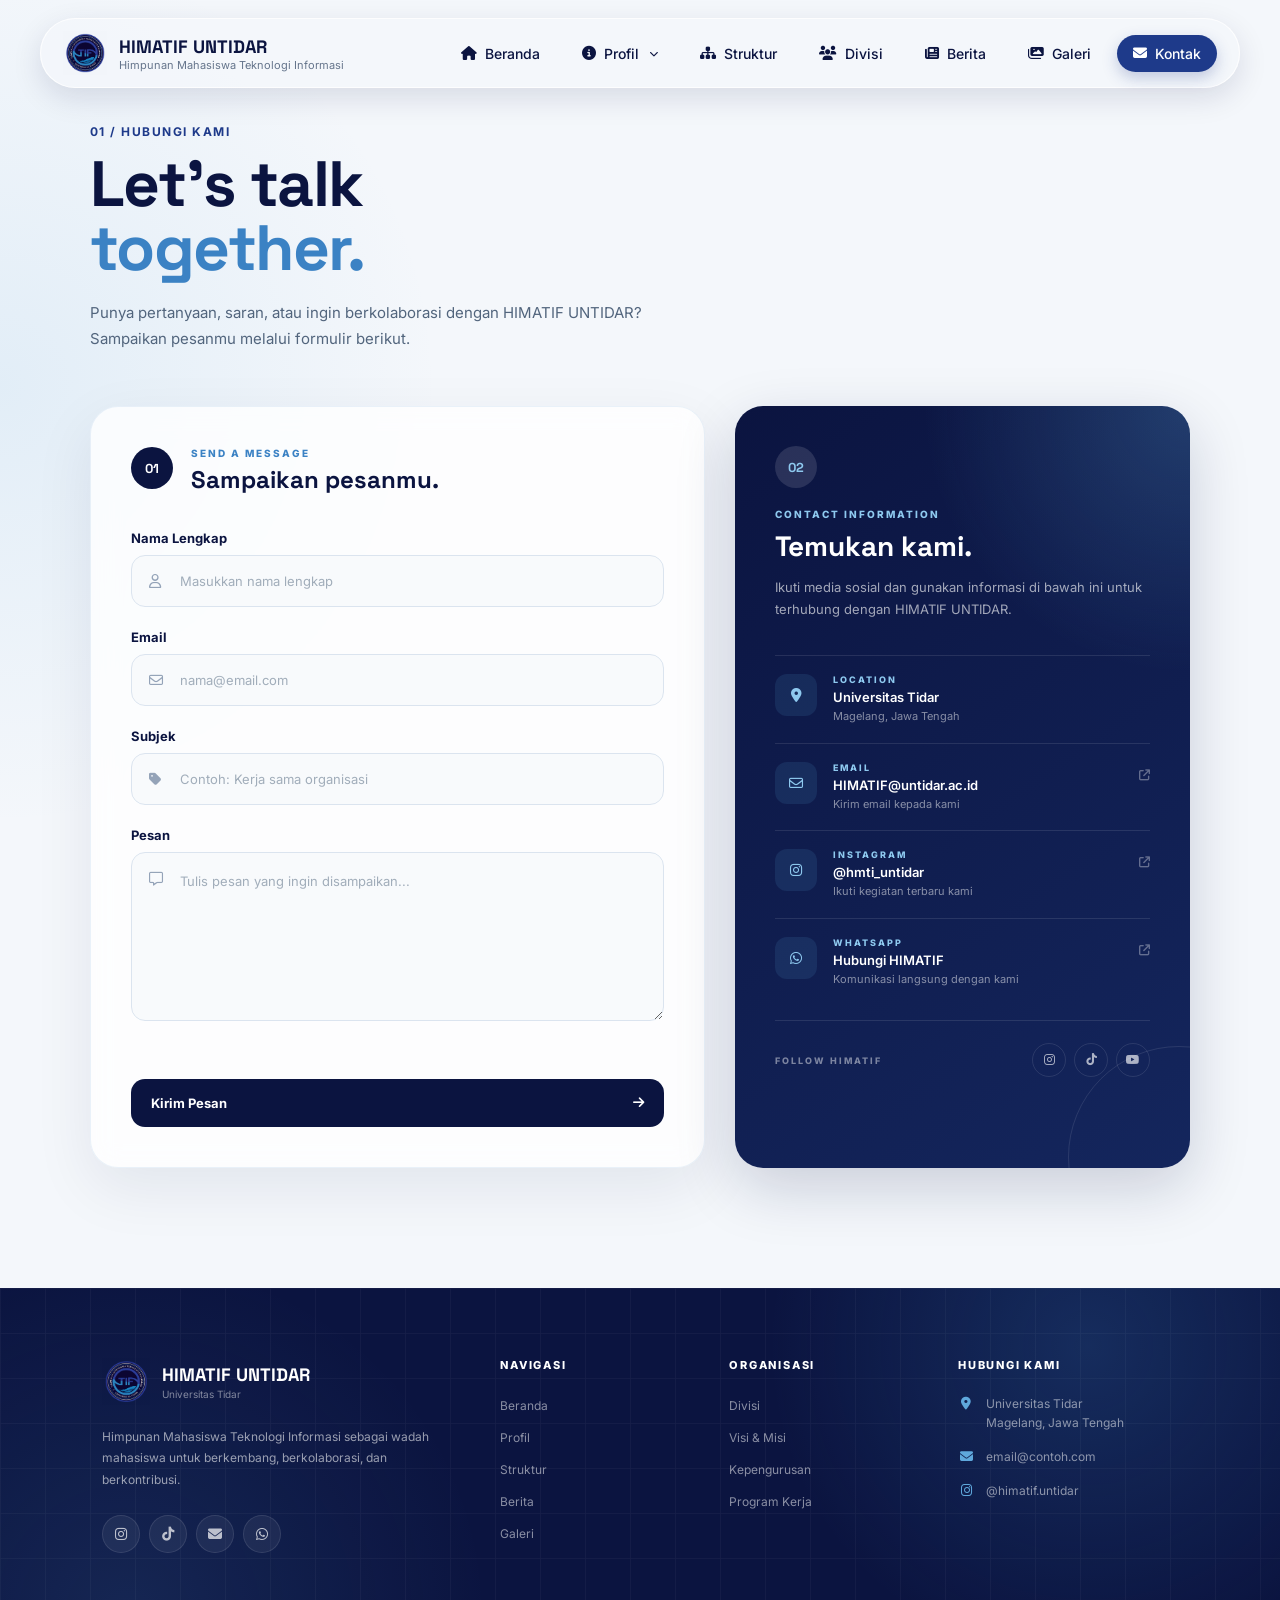
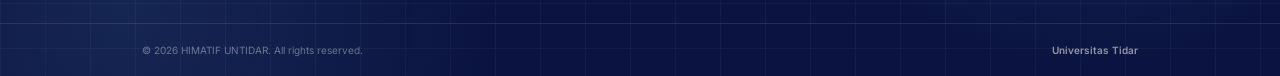
<file: kontak.html>
<!doctype html>
<html lang="id">
  <head>
    <meta charset="UTF-8" />
    <meta name="viewport" content="width=device-width, initial-scale=1.0" />

    <title>Kontak | HIMATIF UNTIDAR</title>

    <!-- Google Fonts -->
    <link rel="preconnect" href="https://fonts.googleapis.com" />
    <link rel="preconnect" href="https://fonts.gstatic.com" crossorigin />
    <link
      rel="shortcut icon"
      href="assets/14. LOGO HIMATIF.png"
      type="image/x-icon"
    />

    <link
      href="https://fonts.googleapis.com/css2?family=Inter:wght@400;500;600;700&family=Space+Grotesk:wght@400;500;600;700&display=swap"
      rel="stylesheet"
    />

    <!-- Font Awesome -->
    <link
      rel="stylesheet"
      href="https://cdnjs.cloudflare.com/ajax/libs/font-awesome/6.7.0/css/all.min.css"
    />

    <!-- CSS -->
    <link rel="stylesheet" href="css/style.css" />
  </head>

  <body>
    <!-- ==========================================
         NAVBAR
    =========================================== -->

    <header id="navbar">
      <nav class="dock">
        <!-- LOGO -->
        <a href="index.html" class="logo">
          <img src="assets/14. LOGO HIMATIF.png" alt="Logo HMTI UNTIDAR" />

          <div>
            <h3>HIMATIF UNTIDAR</h3>
            <span>Himpunan Mahasiswa Teknologi Informasi</span>
          </div>
        </a>

        <!-- NAVIGATION -->
        <ul class="nav-menu">
          <li>
            <a href="index.html" class="nav-link">
              <i class="fa-solid fa-house"></i>
              <span>Beranda</span>
            </a>
          </li>

          <!-- PROFIL -->
          <li class="nav-dropdown">
            <a href="#" class="nav-link">
              <i class="fa-solid fa-circle-info"></i>
              <span>Profil</span>
              <i class="fa-solid fa-chevron-down dropdown-icon"></i>
            </a>

            <ul class="dropdown-menu">
              <li>
                <a href="index.html#tentang"> Tentang HIMATIF </a>
              </li>

              <li>
                <a href="#" id="visionMissionNav"> Visi & Misi </a>
              </li>
            </ul>
          </li>

          <!-- STRUKTUR -->
          <li>
            <a href="index.html#struktur" class="nav-link">
              <i class="fa-solid fa-sitemap"></i>
              <span>Struktur</span>
            </a>
          </li>

          <!-- DIVISI -->
          <li>
            <a href="divisi.html" class="nav-link">
              <i class="fa-solid fa-users"></i>
              <span>Divisi</span>
            </a>
          </li>

          <!-- BERITA -->
          <li>
            <a href="index.html#berita" class="nav-link">
              <i class="fa-solid fa-newspaper"></i>
              <span>Berita</span>
            </a>
          </li>

          <!-- GALERI -->
          <li>
            <a href="index.html#galeri" class="nav-link">
              <i class="fa-solid fa-images"></i>
              <span>Galeri</span>
            </a>
          </li>

          <!-- KONTAK -->
          <li>
            <a href="kontak.html" class="nav-link active">
              <i class="fa-solid fa-envelope"></i>
              <span>Kontak</span>
            </a>
          </li>
        </ul>

        <!-- HAMBURGER -->
        <button
          type="button"
          class="hamburger"
          id="hamburger"
          aria-label="Buka menu"
        >
          <i class="fa-solid fa-bars"></i>
        </button>
      </nav>
    </header>

    <!-- ==========================================
         CONTACT HERO
    =========================================== -->

    <main>
      <!-- ==========================================
             CONTACT SECTION
        =========================================== -->

      <section class="contact-section">
        <div class="contact-container">
          <!-- HEADING -->

          <div class="section-heading contact-heading reveal">
            <span class="section-number"> 01 / HUBUNGI KAMI </span>

            <h2>
              Let's talk
              <span>together.</span>
            </h2>

            <p>
              Punya pertanyaan, saran, atau ingin berkolaborasi dengan HIMATIF
              UNTIDAR? Sampaikan pesanmu melalui formulir berikut.
            </p>
          </div>

          <!-- CONTACT WRAPPER -->

          <div class="contact-wrapper">
            <!-- ==================================
                         FORM
                    =================================== -->

            <div class="contact-form-card reveal-left">
              <div class="contact-card-heading">
                <span class="contact-card-number"> 01 </span>

                <div>
                  <span class="contact-card-label"> SEND A MESSAGE </span>

                  <h3>Sampaikan pesanmu.</h3>
                </div>
              </div>

              <form id="contactForm">
                <!-- NAMA -->

                <div class="form-group">
                  <label for="contactName"> Nama Lengkap </label>

                  <div class="input-wrapper">
                    <i class="fa-regular fa-user"></i>

                    <input
                      type="text"
                      id="contactName"
                      name="name"
                      placeholder="Masukkan nama lengkap"
                      autocomplete="name"
                      required
                    />
                  </div>

                  <small class="form-error" id="nameError"></small>
                </div>

                <!-- EMAIL -->

                <div class="form-group">
                  <label for="contactEmail"> Email </label>

                  <div class="input-wrapper">
                    <i class="fa-regular fa-envelope"></i>

                    <input
                      type="email"
                      id="contactEmail"
                      name="email"
                      placeholder="nama@email.com"
                      autocomplete="email"
                      required
                    />
                  </div>

                  <small class="form-error" id="emailError"></small>
                </div>

                <!-- SUBJEK -->

                <div class="form-group">
                  <label for="contactSubject"> Subjek </label>

                  <div class="input-wrapper">
                    <i class="fa-solid fa-tag"></i>

                    <input
                      type="text"
                      id="contactSubject"
                      name="subject"
                      placeholder="Contoh: Kerja sama organisasi"
                      required
                    />
                  </div>

                  <small class="form-error" id="subjectError"></small>
                </div>

                <!-- PESAN -->

                <div class="form-group">
                  <label for="contactMessage"> Pesan </label>

                  <div class="textarea-wrapper">
                    <i class="fa-regular fa-message"></i>

                    <textarea
                      id="contactMessage"
                      name="message"
                      rows="6"
                      placeholder="Tulis pesan yang ingin disampaikan..."
                      required
                    ></textarea>
                  </div>

                  <small class="form-error" id="messageError"></small>
                </div>

                <!-- STATUS -->

                <div class="form-status" id="formStatus"></div>

                <!-- BUTTON -->

                <button type="submit" class="contact-submit">
                  <span> Kirim Pesan </span>

                  <i class="fa-solid fa-arrow-right"></i>
                </button>
              </form>
            </div>

            <!-- ==================================
                         CONTACT INFORMATION
                    =================================== -->

            <aside class="contact-info-card reveal-right">
              <div class="contact-info-top">
                <span class="contact-card-number"> 02 </span>

                <span class="contact-card-label"> CONTACT INFORMATION </span>

                <h3>Temukan kami.</h3>

                <p>
                  Ikuti media sosial dan gunakan informasi di bawah ini untuk
                  terhubung dengan HIMATIF UNTIDAR.
                </p>
              </div>

              <!-- LOCATION -->

              <div class="contact-info-item">
                <div class="contact-info-icon">
                  <i class="fa-solid fa-location-dot"></i>
                </div>

                <div>
                  <span> LOCATION </span>

                  <h4>Universitas Tidar</h4>

                  <p>Magelang, Jawa Tengah</p>
                </div>
              </div>

              <!-- EMAIL -->

              <a
                href="mailto:hmti@untidar.ac.id"
                class="contact-info-item contact-info-link"
              >
                <div class="contact-info-icon">
                  <i class="fa-regular fa-envelope"></i>
                </div>

                <div>
                  <span> EMAIL </span>

                  <h4>HIMATIF@untidar.ac.id</h4>

                  <p>Kirim email kepada kami</p>
                </div>

                <i
                  class="fa-solid fa-arrow-up-right-from-square contact-external"
                ></i>
              </a>

              <!-- INSTAGRAM -->

              <a
                href="#"
                class="contact-info-item contact-info-link"
                target="_blank"
                rel="noopener noreferrer"
              >
                <div class="contact-info-icon">
                  <i class="fa-brands fa-instagram"></i>
                </div>

                <div>
                  <span> INSTAGRAM </span>

                  <h4>@hmti_untidar</h4>

                  <p>Ikuti kegiatan terbaru kami</p>
                </div>

                <i
                  class="fa-solid fa-arrow-up-right-from-square contact-external"
                ></i>
              </a>

              <!-- WHATSAPP -->

              <a
                href="#"
                class="contact-info-item contact-info-link"
                target="_blank"
                rel="noopener noreferrer"
              >
                <div class="contact-info-icon">
                  <i class="fa-brands fa-whatsapp"></i>
                </div>

                <div>
                  <span> WHATSAPP </span>

                  <h4>Hubungi HIMATIF</h4>

                  <p>Komunikasi langsung dengan kami</p>
                </div>

                <i
                  class="fa-solid fa-arrow-up-right-from-square contact-external"
                ></i>
              </a>

              <!-- SOCIAL -->

              <div class="contact-social">
                <span> FOLLOW HIMATIF </span>

                <div class="contact-social-links">
                  <a href="#" aria-label="Instagram">
                    <i class="fa-brands fa-instagram"></i>
                  </a>

                  <a href="#" aria-label="TikTok">
                    <i class="fa-brands fa-tiktok"></i>
                  </a>

                  <a href="#" aria-label="YouTube">
                    <i class="fa-brands fa-youtube"></i>
                  </a>
                </div>
              </div>
            </aside>
          </div>
        </div>
      </section>
    </main>

    <!-- ==========================================
         FOOTER
    =========================================== -->

    <footer class="site-footer">
      <!-- =================================================
         FOOTER MAIN
    ================================================= -->

      <div class="footer-main">
        <div class="footer-container">
          <!-- =================================================
                 BRAND
            ================================================= -->

          <div class="footer-brand">
            <a href="#beranda" class="footer-logo">
              <img src="assets/14. LOGO HIMATIF.png" alt="Logo HMTI UNTIDAR" />

              <div>
                <h3>HIMATIF UNTIDAR</h3>

                <span> Universitas Tidar </span>
              </div>
            </a>

            <p class="footer-description">
              Himpunan Mahasiswa Teknologi Informasi sebagai wadah mahasiswa
              untuk berkembang, berkolaborasi, dan berkontribusi.
            </p>

            <!-- SOCIAL MEDIA -->

            <div class="footer-social">
              <a href="#" target="_blank" aria-label="Instagram HMTI">
                <i class="fa-brands fa-instagram"></i>
              </a>

              <a href="#" target="_blank" aria-label="TikTok HMTI">
                <i class="fa-brands fa-tiktok"></i>
              </a>

              <a href="#" target="_blank" aria-label="Email HMTI">
                <i class="fa-solid fa-envelope"></i>
              </a>

              <a href="#" target="_blank" aria-label="WhatsApp HMTI">
                <i class="fa-brands fa-whatsapp"></i>
              </a>
            </div>
          </div>

          <!-- =================================================
                 NAVIGASI
            ================================================= -->

          <div class="footer-column">
            <h4>NAVIGASI</h4>

            <ul>
              <li>
                <a href="#beranda"> Beranda </a>
              </li>

              <li>
                <a href="#tentang"> Profil </a>
              </li>

              <li>
                <a href="#struktur"> Struktur </a>
              </li>

              <li>
                <a href="#berita"> Berita </a>
              </li>

              <li>
                <a href="#galeri"> Galeri </a>
              </li>
            </ul>
          </div>

          <!-- =================================================
                 ORGANISASI
            ================================================= -->

          <div class="footer-column">
            <h4>ORGANISASI</h4>

            <ul>
              <li>
                <a href="divisi.html"> Divisi </a>
              </li>

              <li>
                <a href="#" id="footerVisionMission"> Visi &amp; Misi </a>
              </li>

              <li>
                <a href="#struktur"> Kepengurusan </a>
              </li>

              <li>
                <a href="#berita"> Program Kerja </a>
              </li>
            </ul>
          </div>

          <!-- =================================================
                 KONTAK
            ================================================= -->

          <div class="footer-column footer-contact">
            <h4>HUBUNGI KAMI</h4>

            <div class="footer-contact-item">
              <i class="fa-solid fa-location-dot"></i>

              <span>
                Universitas Tidar<br />
                Magelang, Jawa Tengah
              </span>
            </div>

            <div class="footer-contact-item">
              <i class="fa-solid fa-envelope"></i>

              <a href="mailto:email@contoh.com"> email@contoh.com </a>
            </div>

            <div class="footer-contact-item">
              <i class="fa-brands fa-instagram"></i>

              <a href="#" target="_blank"> @himatif.untidar </a>
            </div>
          </div>
        </div>
      </div>

      <!-- ==========================================
                  VISI & MISI MODAL
            ========================================== -->

      <div class="vision-modal" id="visionModal">
        <div class="vision-modal-overlay"></div>

        <div class="vision-modal-content">
          <button
            type="button"
            class="vision-modal-close"
            id="visionModalClose"
            aria-label="Tutup Visi dan Misi"
          >
            <i class="fa-solid fa-xmark"></i>
          </button>

          <div class="vision-modal-header">
            <span>HIMATIF UNTIDAR</span>

            <h2>Visi &amp; Misi</h2>

            <p>
              Visi dan misi Himpunan Mahasiswa Teknologi Informasi Universitas
              Tidar.
            </p>
          </div>

          <div class="vision-modal-images">
            <div class="vision-image">
              <span>VISI</span>

              <img src="assets/12. VISI HIMATIF.png" alt="Misi HMTI UNTIDAR" />
            </div>

            <div class="vision-image">
              <span>MISI</span>

              <img src="assets/13. MISI HIMATIF.png" alt="Visi HMTI UNTIDAR" />
            </div>
          </div>
        </div>
      </div>

      <!-- =================================================
         FOOTER BOTTOM
    ================================================= -->

      <div class="footer-bottom">
        <div class="footer-bottom-container">
          <p>
            &copy;
            <span id="footerYear"></span>
            HIMATIF UNTIDAR. All rights reserved.
          </p>

          <span class="footer-university"> Universitas Tidar </span>
        </div>
      </div>
    </footer>

    <!-- JAVASCRIPT -->
    <script src="js/script.js"></script>
  </body>
</html>
</file>
<file: css/style.css>
/* =====================================================
   HMTI UNTIDAR
   Profile Website
   Author : Hafidz
   File   : style.css
===================================================== */

/* =====================================================
   1. RESET
===================================================== */

* {
  margin: 0;
  padding: 0;
  box-sizing: border-box;
}

html {
  scroll-behavior: smooth;
}

body {
  min-height: 100vh;

  font-family: var(--font-body);
  color: var(--navy);

  background: var(--background);
}

body.modal-open {
  overflow: hidden;
}

/* =====================================================
   2. ROOT / DESIGN SYSTEM
===================================================== */

:root {
  /* ---------- Brand Colors ---------- */

  --navy: #0b1440;
  --blue-dark: #1e3a8a;
  --blue: #3b82c4;
  --blue-light: #5fa8dc;

  /* ---------- Neutral Colors ---------- */

  --white: #ffffff;
  --background: #f4f7fb;
  --gray: #64748b;

  /* ---------- Glass Effect ---------- */

  --glass: rgba(244, 247, 251, 0.72);
  --glass-border: rgba(255, 255, 255, 0.8);

  /* ---------- Shadow ---------- */

  --shadow-sm: 0 4px 12px rgba(11, 20, 64, 0.08);
  --shadow-md: 0 10px 30px rgba(11, 20, 64, 0.12);
  --shadow-lg: 0 15px 40px rgba(11, 20, 64, 0.16);

  /* ---------- Border Radius ---------- */

  --radius-sm: 10px;
  --radius-md: 20px;
  --radius-lg: 30px;
  --radius-full: 999px;

  /* ---------- Typography ---------- */

  --font-heading: "Space Grotesk", sans-serif;
  --font-body: "Inter", sans-serif;

  /* ---------- Transition ---------- */

  --transition-fast: 0.2s ease;
  --transition: 0.3s ease;
  --transition-slow: 0.5s ease;
}

/* =====================================================
   3. GLOBAL TYPOGRAPHY
===================================================== */

h1,
h2,
h3,
h4,
h5,
h6 {
  font-family: var(--font-heading);
}

a {
  text-decoration: none;
}

button,
a {
  -webkit-tap-highlight-color: transparent;
}
/* =====================================================
   4. HERO SECTION
===================================================== */

.hero {
  position: relative;

  min-height: 100vh;

  display: grid;
  grid-template-columns: 1.1fr 0.9fr;
  align-items: center;

  gap: 40px;

  padding: 140px 8% 160px;

  overflow: hidden;

  color: var(--white);

  background:
    radial-gradient(
      circle at 15% 25%,
      rgba(95, 168, 220, 0.3),
      transparent 32%
    ),
    radial-gradient(
      circle at 85% 30%,
      rgba(59, 130, 196, 0.22),
      transparent 35%
    ),
    linear-gradient(
      180deg,
      #0b1440 0%,
      #101c50 35%,
      #1e3a8a 65%,
      #3b82c4 88%,
      #5fa8dc 100%
    );

  isolation: isolate;
}

/* =====================================================
   HERO GRID
===================================================== */

.hero::before {
  content: "";

  position: absolute;

  inset: 0;

  z-index: -2;

  pointer-events: none;

  opacity: 0.07;

  background-image:
    linear-gradient(rgba(255, 255, 255, 0.5) 1px, transparent 1px),
    linear-gradient(90deg, rgba(255, 255, 255, 0.5) 1px, transparent 1px);

  background-size: 45px 45px;

  mask-image: linear-gradient(to bottom, black 0%, black 55%, transparent 100%);

  -webkit-mask-image: linear-gradient(
    to bottom,
    black 0%,
    black 55%,
    transparent 100%
  );
}

/* =====================================================
   HERO GLOW
===================================================== */

.hero::after {
  content: "";

  position: absolute;

  width: 650px;
  height: 650px;

  top: 45%;
  left: 65%;

  transform: translate(-50%, -50%);

  border-radius: 50%;

  background: radial-gradient(circle, rgba(95, 168, 220, 0.2), transparent 65%);

  filter: blur(50px);

  pointer-events: none;

  z-index: -1;
}

/* =====================================================
   HERO CONTENT
===================================================== */

.hero-content {
  position: relative;

  z-index: 3;

  width: 100%;

  max-width: 760px;

  text-align: left;

  justify-self: start;
}

/* =====================================================
   HERO BADGE
===================================================== */

.hero-badge {
  display: inline-flex;

  align-items: center;

  gap: 8px;

  margin-bottom: 22px;

  padding: 8px 16px;

  color: var(--white);

  font-family: var(--font-body);

  font-size: 13px;

  font-weight: 500;

  background: rgba(255, 255, 255, 0.1);

  border: 1px solid rgba(255, 255, 255, 0.2);

  border-radius: var(--radius-full);

  backdrop-filter: blur(12px);

  -webkit-backdrop-filter: blur(12px);

  box-shadow: 0 8px 30px rgba(11, 20, 64, 0.12);
}

.hero-badge i {
  color: var(--blue-light);

  font-size: 12px;
}

/* =====================================================
   HERO HEADING
===================================================== */

.hero h1 {
  max-width: 800px;

  color: var(--white);

  font-family: var(--font-heading);

  font-size: clamp(2.8rem, 5vw, 5rem);

  font-weight: 700;

  line-height: 1.02;

  letter-spacing: -2px;

  text-shadow: 0 8px 30px rgba(11, 20, 64, 0.2);
}

.hero h1 span {
  display: block;

  color: var(--blue-light);
}

/* =====================================================
   HERO DESCRIPTION
===================================================== */

.hero p {
  max-width: 600px;

  margin-top: 24px;

  color: rgba(255, 255, 255, 0.82);

  font-family: var(--font-body);

  font-size: clamp(0.95rem, 1.5vw, 1.1rem);

  font-weight: 400;

  line-height: 1.7;
}

/* =====================================================
   HERO ACTIONS
===================================================== */

.hero-actions {
  display: flex;

  align-items: center;

  gap: 12px;

  margin-top: 32px;
}

/* =====================================================
   HERO BUTTON
===================================================== */

.hero-button {
  display: inline-flex;

  align-items: center;
  justify-content: center;

  gap: 10px;

  padding: 13px 20px;

  border-radius: var(--radius-full);

  font-family: var(--font-body);

  font-size: 14px;

  font-weight: 600;

  transition:
    transform var(--transition),
    background var(--transition),
    box-shadow var(--transition);
}

.hero-button.primary {
  color: var(--navy);

  background: var(--white);

  box-shadow: 0 10px 30px rgba(11, 20, 64, 0.22);
}

.hero-button.primary:hover {
  transform: translateY(-4px);

  box-shadow: 0 15px 35px rgba(11, 20, 64, 0.3);
}

.hero-button.secondary {
  color: var(--white);

  background: rgba(255, 255, 255, 0.08);

  border: 1px solid rgba(255, 255, 255, 0.25);

  backdrop-filter: blur(12px);

  -webkit-backdrop-filter: blur(12px);
}

.hero-button.secondary:hover {
  background: rgba(255, 255, 255, 0.16);

  transform: translateY(-4px);
}

/* =====================================================
   HERO VISUAL
===================================================== */

.hero-visual {
  position: relative;

  width: min(100%, 480px);
  aspect-ratio: 1 / 1;

  justify-self: center;

  z-index: 2;
}

/* =====================================================
   HERO LOGO
===================================================== */

.hero-logo {
  position: absolute;

  top: 50%;
  left: 50%;

  width: 220px;
  height: 220px;

  display: flex;

  align-items: center;
  justify-content: center;

  transform: translate(-50%, -50%);

  background: rgba(255, 255, 255, 0.1);

  border: 1px solid rgba(255, 255, 255, 0.25);

  border-radius: 50%;

  backdrop-filter: blur(15px);

  -webkit-backdrop-filter: blur(15px);

  box-shadow: 0 20px 60px rgba(11, 20, 64, 0.25);

  animation: floatingLogo 5s ease-in-out infinite;
}

.hero-logo::before {
  content: "";

  position: absolute;

  inset: 12px;

  border: 1px solid rgba(255, 255, 255, 0.15);

  border-radius: 50%;
}

.hero-logo img {
  position: relative;

  width: 145px;
  height: 145px;

  object-fit: contain;
}

/* =====================================================
   LOGO FLOATING
===================================================== */

@keyframes floatingLogo {
  0%,
  100% {
    transform: translate(-50%, -50%) translateY(0);
  }

  50% {
    transform: translate(-50%, -50%) translateY(-12px);
  }
}

/* =====================================================
   ORBIT
===================================================== */

.hero-orbit {
  position: absolute;

  top: 50%;
  left: 50%;

  border: 1px solid rgba(255, 255, 255, 0.18);

  border-radius: 50%;

  transform: translate(-50%, -50%) rotate(-20deg);
}

.orbit-1 {
  width: 330px;
  height: 180px;

  animation: orbitRotate 15s linear infinite;
}

.orbit-2 {
  width: 420px;
  height: 240px;

  transform: translate(-50%, -50%) rotate(60deg);

  border-color: rgba(95, 168, 220, 0.2);

  animation: orbitRotateReverse 20s linear infinite;
}

/* =====================================================
   ORBIT ANIMATION
===================================================== */

@keyframes orbitRotate {
  from {
    transform: translate(-50%, -50%) rotate(-20deg);
  }

  to {
    transform: translate(-50%, -50%) rotate(340deg);
  }
}

@keyframes orbitRotateReverse {
  from {
    transform: translate(-50%, -50%) rotate(60deg);
  }

  to {
    transform: translate(-50%, -50%) rotate(-300deg);
  }
}

/* =====================================================
   FLOATING TECH ELEMENTS
===================================================== */

.hero-tech {
  position: absolute;

  display: flex;

  align-items: center;
  justify-content: center;

  color: rgba(255, 255, 255, 0.75);

  font-family: var(--font-heading);

  font-size: 14px;

  font-weight: 600;

  background: rgba(255, 255, 255, 0.08);

  border: 1px solid rgba(255, 255, 255, 0.18);

  border-radius: 14px;

  backdrop-filter: blur(10px);

  -webkit-backdrop-filter: blur(10px);

  box-shadow: 0 10px 30px rgba(11, 20, 64, 0.15);

  animation: floatingTech 4s ease-in-out infinite;
}

.tech-1 {
  top: 5%;
  left: 5%;

  width: 55px;
  height: 55px;

  font-size: 17px;

  animation-delay: -1s;
}

.tech-2 {
  top: 18%;
  right: 0;

  width: 50px;
  height: 50px;

  animation-delay: -2s;
}

.tech-3 {
  right: 7%;
  bottom: 10%;

  width: 48px;
  height: 48px;

  font-size: 12px;

  animation-delay: -3s;
}

@keyframes floatingTech {
  0%,
  100% {
    transform: translateY(0);
  }

  50% {
    transform: translateY(-12px);
  }
}

/* =====================================================
   HERO BOTTOM FADE
===================================================== */

.hero-bottom {
  position: absolute;
  right: 0;
  bottom: 0;
  left: 0;

  height: 260px;

  background: linear-gradient(
    to bottom,
    rgba(95, 168, 220, 0) 0%,
    rgba(95, 168, 220, 0.35) 25%,
    rgba(95, 168, 220, 0.7) 45%,
    rgba(95, 168, 220, 0.9) 60%,
    #dce8f4 100%
  );

  z-index: 4;
  pointer-events: none;
}

/* =====================================================
   SCROLL INDICATOR
===================================================== */

.scroll-indicator {
  position: absolute;

  bottom: 35px;
  left: 50%;

  z-index: 5;

  display: flex;

  flex-direction: column;

  align-items: center;

  gap: 8px;

  transform: translateX(-50%);

  color: rgba(255, 255, 255, 0.65);

  font-family: var(--font-body);

  font-size: 11px;

  white-space: nowrap;

  transition:
    color var(--transition),
    transform var(--transition);
}

.scroll-indicator i {
  font-size: 12px;

  animation: scrollArrow 1.8s ease-in-out infinite;
}

.scroll-indicator:hover {
  color: var(--white);

  transform: translateX(-50%) translateY(-3px);
}

@keyframes scrollArrow {
  0%,
  100% {
    transform: translateY(0);
  }

  50% {
    transform: translateY(5px);
  }
}

/* =====================================================
   TABLET
===================================================== */

@media (max-width: 992px) {
  .hero {
    grid-template-columns: 1fr 0.8fr;

    gap: 20px;

    padding: 130px 6% 150px;
  }

  .hero h1 {
    font-size: clamp(2.5rem, 5vw, 4rem);
  }

  .hero-visual {
    width: min(100%, 380px);
  }

  .hero-logo {
    width: 180px;
    height: 180px;
  }

  .hero-logo img {
    width: 120px;
    height: 120px;
  }

  .orbit-1 {
    width: 280px;
    height: 150px;
  }

  .orbit-2 {
    width: 350px;
    height: 200px;
  }
}

/* =====================================================
   MOBILE
===================================================== */

@media (max-width: 768px) {
  .hero {
    min-height: 100svh;

    display: flex;

    flex-direction: column;

    align-items: center;

    gap: 0;

    padding: 130px 24px 150px;

    text-align: center;
  }

  .hero-content {
    width: 100%;

    display: flex;

    flex-direction: column;

    align-items: center;

    text-align: center;
  }

  .hero h1 {
    font-size: clamp(2.2rem, 10vw, 3.5rem);

    letter-spacing: -1px;
  }

  .hero p {
    max-width: 520px;

    font-size: 0.95rem;
  }

  .hero-actions {
    justify-content: center;

    flex-wrap: wrap;
  }

  /* ---------- Visual ---------- */

  .hero-visual {
    width: 280px;

    margin-top: 60px;
  }

  .hero-logo {
    width: 145px;
    height: 145px;
  }

  .hero-logo img {
    width: 95px;
    height: 95px;
  }

  .orbit-1 {
    width: 220px;
    height: 120px;
  }

  .orbit-2 {
    width: 270px;
    height: 150px;
  }

  .tech-1 {
    width: 45px;
    height: 45px;
  }

  .tech-2 {
    width: 42px;
    height: 42px;
  }

  .tech-3 {
    width: 40px;
    height: 40px;
  }

  .hero-bottom {
    height: 200px;
  }

  .scroll-indicator {
    bottom: 25px;
  }
}

/* =====================================================
   SMALL PHONE
===================================================== */

@media (max-width: 420px) {
  .hero {
    padding: 120px 20px 130px;
  }

  .hero-badge {
    font-size: 12px;

    padding: 7px 13px;
  }

  .hero h1 {
    font-size: 2.1rem;

    line-height: 1.08;
  }

  .hero p {
    font-size: 0.88rem;
  }

  .hero-button {
    padding: 12px 17px;

    font-size: 13px;
  }

  .hero-visual {
    width: 240px;

    margin-top: 45px;
  }

  .hero-logo {
    width: 125px;
    height: 125px;
  }

  .hero-logo img {
    width: 82px;
    height: 82px;
  }

  .orbit-1 {
    width: 190px;
    height: 105px;
  }

  .orbit-2 {
    width: 230px;
    height: 130px;
  }

  .scroll-indicator span {
    display: none;
  }
}

/* =====================================================
   SMALL PHONE
===================================================== */

@media (max-width: 420px) {
  .hero {
    padding: 120px 20px 130px;
  }

  .hero-badge {
    font-size: 12px;

    padding: 7px 13px;
  }

  .hero h1 {
    font-size: 2.1rem;

    line-height: 1.08;
  }

  .hero p {
    font-size: 0.88rem;
  }

  .hero-button {
    padding: 12px 17px;

    font-size: 13px;
  }

  .hero-visual {
    width: 240px;
    height: 240px;

    margin-top: 45px;
  }

  .hero-logo {
    width: 125px;
    height: 125px;
  }

  .hero-logo img {
    width: 82px;
    height: 82px;
  }

  .orbit-1 {
    width: 190px;
    height: 105px;
  }

  .orbit-2 {
    width: 230px;
    height: 130px;
  }

  .scroll-indicator span {
    display: none;
  }
}
/* =====================================================
   SMALL PHONE
===================================================== */

@media (max-width: 420px) {
  .hero {
    padding-right: 20px;
    padding-left: 20px;
  }

  .hero::before {
    background-size: 25px 25px;
  }

  .hero h1 {
    font-size: 2rem;

    line-height: 1.1;
  }

  .hero p {
    font-size: 0.9rem;
  }
}

/* =====================================================
   5. NAVBAR
===================================================== */

header {
  position: fixed;

  top: 18px;
  left: 0;

  width: 100%;

  display: flex;
  justify-content: center;

  z-index: 999;
}

.dock {
  width: min(1200px, 94%);

  display: flex;
  align-items: center;
  justify-content: space-between;

  padding: 12px 22px;

  background: var(--glass);

  border: 1px solid var(--glass-border);
  border-radius: var(--radius-full);

  backdrop-filter: blur(18px);
  -webkit-backdrop-filter: blur(18px);

  box-shadow: var(--shadow-md);

  transition:
    padding var(--transition),
    background var(--transition),
    box-shadow var(--transition);
}

/* ---------- Navbar ketika Scroll ---------- */

.dock.scrolled {
  padding: 8px 18px;

  background: rgba(244, 247, 251, 0.85);

  box-shadow: var(--shadow-lg);
}

/* =====================================================
   6. LOGO
===================================================== */

.logo {
  display: flex;
  align-items: center;

  gap: 12px;

  color: var(--navy);
}

.logo img {
  width: 44px;
  height: 44px;

  object-fit: contain;

  transition: transform var(--transition);
}

.logo:hover img {
  transform: scale(1.08);
}

.logo h3 {
  color: var(--navy);

  font-family: var(--font-heading);
  font-size: 18px;
  font-weight: 700;
}

.logo span {
  display: block;

  color: var(--gray);

  font-family: var(--font-body);
  font-size: 11px;
}

/* =====================================================
   7. NAVIGATION MENU
===================================================== */

.nav-menu {
  display: flex;
  align-items: center;

  gap: 10px;

  list-style: none;
}

.nav-link {
  display: flex;
  align-items: center;
  justify-content: center;

  gap: 8px;

  padding: 10px 16px;

  border-radius: var(--radius-full);

  color: var(--navy);

  font-family: var(--font-body);
  font-size: 14px;
  font-weight: 500;

  transition:
    color var(--transition),
    background var(--transition),
    transform var(--transition),
    box-shadow var(--transition);
}

/* =====================================================
   8. NAVIGATION HOVER
===================================================== */

.nav-link:hover {
  color: var(--blue-dark);

  background: rgba(95, 168, 220, 0.15);

  transform: translateY(-5px) scale(1.05);

  box-shadow: var(--shadow-sm);
}

/* =====================================================
   9. ACTIVE NAVIGATION
===================================================== */

.nav-link.active {
  color: var(--white);

  background: var(--blue-dark);

  box-shadow: 0 6px 15px rgba(30, 58, 138, 0.25);
}

.nav-link.active:hover {
  color: var(--white);

  background: var(--blue);

  transform: translateY(-5px) scale(1.05);
}

/* ---------- Navigation Icon ---------- */

.nav-link i {
  font-size: 14px;

  transition: transform var(--transition);
}

.nav-link:hover i {
  transform: scale(1.1);
}

/* =====================================================
   NAVBAR DROPDOWN
===================================================== */

.nav-dropdown {
  position: relative;
}

/* Icon panah */
.dropdown-icon {
  margin-left: 2px;
  font-size: 9px !important;
  transition: transform var(--transition);
}

/* Putar panah saat hover */
.nav-dropdown:hover .dropdown-icon {
  transform: rotate(180deg);
}

/* =====================================================
   DROPDOWN MENU
===================================================== */

.dropdown-menu {
  position: absolute;
  top: calc(100% + 12px);
  left: 50%;

  width: 210px;

  display: flex;
  flex-direction: column;
  gap: 5px;

  padding: 8px;

  list-style: none;

  background: rgba(244, 247, 251, 0.9);
  border: 1px solid var(--glass-border);
  border-radius: var(--radius-md);

  backdrop-filter: blur(18px);
  -webkit-backdrop-filter: blur(18px);

  box-shadow: var(--shadow-lg);

  opacity: 0;
  visibility: hidden;

  transform: translateX(-50%) translateY(-8px);

  transition:
    opacity var(--transition),
    visibility var(--transition),
    transform var(--transition);
}

/* Dropdown muncul saat hover */
.nav-dropdown:hover .dropdown-menu {
  opacity: 1;
  visibility: visible;
  transform: translateX(-50%) translateY(0);
}

/* =====================================================
   DROPDOWN LINK
===================================================== */

.dropdown-menu a {
  display: flex;
  align-items: center;
  gap: 12px;

  padding: 11px 13px;

  color: var(--navy);

  font-family: var(--font-body);
  font-size: 13px;
  font-weight: 500;

  border-radius: var(--radius-sm);

  transition:
    color var(--transition-fast),
    background var(--transition-fast),
    transform var(--transition-fast);
}

.dropdown-menu a i {
  width: 18px;

  color: var(--blue-dark);

  font-size: 13px;

  text-align: center;

  transition: transform var(--transition-fast);
}

/* Hover dropdown item */
.dropdown-menu a:hover {
  color: var(--blue-dark);
  background: rgba(95, 168, 220, 0.15);
  transform: translateX(4px);
}

.dropdown-menu a:hover i {
  transform: scale(1.1);
}

/* =====================================================
   10. HAMBURGER
===================================================== */

.hamburger {
  display: none;

  width: 42px;
  height: 42px;

  align-items: center;
  justify-content: center;

  color: var(--navy);

  border-radius: 50%;

  cursor: pointer;

  transition:
    color var(--transition),
    background var(--transition),
    transform var(--transition);
}

.hamburger:hover {
  color: var(--blue-dark);

  background: rgba(95, 168, 220, 0.15);

  transform: scale(1.05);
}

/* =====================================================
   11. TABLET
===================================================== */

@media (max-width: 992px) {
  /* Hide subtitle */

  .logo span {
    display: none;
  }

  /* Icon-only navigation */

  .nav-link span {
    display: none;
  }

  .nav-link {
    width: 46px;
    height: 46px;

    padding: 0;
  }
  .dropdown-icon {
    display: none;
  }

  .dropdown-menu {
    width: 190px;
  }
}

/* =====================================================
   12. MOBILE
===================================================== */

@media (max-width: 768px) {
  /* ---------- Navbar ---------- */

  .dock {
    width: 92%;

    padding: 10px 16px;
  }

  /* ---------- Hamburger ---------- */

  .hamburger {
    display: flex;
  }

  /* ---------- Hide Logo Text ---------- */

  .logo div {
    display: none;
  }

  /* ---------- Mobile Menu ---------- */

  .nav-menu {
    position: absolute;

    top: 72px;
    left: 50%;

    width: 94%;

    display: flex;
    flex-direction: column;
    align-items: stretch;

    gap: 8px;

    padding: 18px;

    background: rgba(244, 247, 251, 0.88);

    border: 1px solid var(--glass-border);
    border-radius: var(--radius-lg);

    backdrop-filter: blur(20px);
    -webkit-backdrop-filter: blur(20px);

    box-shadow: var(--shadow-lg);

    opacity: 0;
    visibility: hidden;

    transform: translateX(-50%) translateY(-10px);

    transition:
      opacity var(--transition),
      visibility var(--transition),
      transform var(--transition);
  }

  /* ---------- Mobile Menu Active ---------- */

  .nav-menu.show {
    opacity: 1;
    visibility: visible;

    transform: translateX(-50%) translateY(0);
  }

  /* ---------- Mobile Navigation Link ---------- */

  .nav-link {
    width: 100%;

    justify-content: flex-start;

    padding: 14px 18px;

    border-radius: var(--radius-md);
  }

  .nav-link span {
    display: block;
  }

  .nav-link:hover {
    transform: translateX(5px);
  }

  .nav-dropdown {
    width: 100%;
  }

  .nav-dropdown > .nav-link {
    width: 100%;
  }

  .dropdown-icon {
    display: block;
    margin-left: auto;
    font-size: 10px !important;
  }

  .nav-dropdown.open .dropdown-icon {
    transform: rotate(180deg);
  }

  .dropdown-menu {
    position: static;

    width: 100%;

    margin-top: 5px;
    padding: 5px;

    background: rgba(255, 255, 255, 0.45);

    border: none;
    border-radius: var(--radius-sm);

    box-shadow: none;

    transform: none;

    opacity: 0;
    visibility: hidden;

    max-height: 0;
    overflow: hidden;

    transition:
      opacity var(--transition),
      max-height var(--transition),
      visibility var(--transition);
  }

  /*
     Pada mobile dropdown dibuka
     menggunakan class .open
  */
  .nav-dropdown.open .dropdown-menu {
    opacity: 1;
    visibility: visible;

    max-height: 150px;
  }

  .dropdown-menu a {
    padding: 11px 18px 11px 45px;

    font-size: 13px;
  }

  .dropdown-menu a:hover {
    transform: translateX(3px);
  }

  .nav-dropdown:hover .dropdown-menu {
    opacity: 0;
    visibility: hidden;
    transform: none;
  }

  .nav-dropdown.open .dropdown-menu {
    opacity: 1;
    visibility: visible;
  }
}

/* =====================================================
   13. SMALL PHONE
===================================================== */

@media (max-width: 420px) {
  header {
    top: 12px;
  }

  .dock {
    width: 94%;
  }

  .logo img {
    width: 38px;
    height: 38px;
  }

  .nav-menu {
    top: 66px;

    width: 96%;
  }
}

/* =====================================================
   PAGE LOAD ANIMATION
===================================================== */

.page-load {
  opacity: 0;
}

/* =====================================================
   NAVBAR ANIMATION
===================================================== */

header {
  animation: navbarEnter 0.8s ease forwards;
}

@keyframes navbarEnter {
  from {
    opacity: 0;
    transform: translateY(-25px);
  }

  to {
    opacity: 1;
    transform: translateY(0);
  }
}

/* =====================================================
   HERO CONTENT ANIMATION
===================================================== */

.hero-content {
  animation: heroContentEnter 1s ease 0.2s both;
}

@keyframes heroContentEnter {
  from {
    opacity: 0;
    transform: translateX(-40px);
  }

  to {
    opacity: 1;
    transform: translateX(0);
  }
}

/* =====================================================
   HERO VISUAL ANIMATION
===================================================== */

.hero-visual {
  animation: heroVisualEnter 1s ease 0.4s both;
}

@keyframes heroVisualEnter {
  from {
    opacity: 0;
    transform: translateX(40px);
  }

  to {
    opacity: 1;
    transform: translateX(0);
  }
}

/* =====================================================
   SCROLL INDICATOR
===================================================== */

.scroll-indicator {
  opacity: 0;

  animation: scrollIndicatorEnter 0.8s ease 1s forwards;
}

@keyframes scrollIndicatorEnter {
  from {
    opacity: 0;
  }

  to {
    opacity: 1;
  }
}

/* =====================================================
   REDUCE MOTION
===================================================== */

@media (prefers-reduced-motion: reduce) {
  *,
  *::before,
  *::after {
    animation-duration: 0.01ms !important;
    animation-iteration-count: 1 !important;
    transition-duration: 0.01ms !important;
  }
}

/* =====================================================
   ABOUT / PROFIL ORGANISASI
===================================================== */

.about {
  position: relative;
  overflow: hidden;
  padding: 120px 8% 130px;

  background:
    radial-gradient(
      circle at 85% 10%,
      rgba(95, 168, 220, 0.18),
      transparent 30%
    ),
    linear-gradient(180deg, #dce8f4 0%, #e5eef6 35%, #eaf1f8 100%);
}

.about-container {
  width: min(1200px, 100%);
  margin: 0 auto;
}

/* =====================================================
   SECTION HEADER
===================================================== */

.section-heading {
  max-width: 700px;
}

.section-number {
  display: inline-block;

  color: var(--blue-dark);

  font-family: var(--font-body);
  font-size: 12px;
  font-weight: 700;
  letter-spacing: 1.5px;
  text-transform: uppercase;
}

.section-heading h2 {
  margin-top: 12px;

  color: var(--navy);

  font-family: var(--font-heading);
  font-size: clamp(2.2rem, 4vw, 4rem);
  font-weight: 700;
  line-height: 1.05;
  letter-spacing: -1.5px;
}

.section-heading h2 span {
  display: block;
  color: var(--blue-dark);
}

.section-heading p {
  max-width: 600px;
  margin-top: 20px;

  color: #52657d;

  font-family: var(--font-body);
  font-size: 15px;
  line-height: 1.7;
}

/* =====================================================
   ABOUT CONTENT
===================================================== */

.about-content {
  display: grid;
  grid-template-columns: 1fr 0.8fr;
  align-items: center;

  gap: 80px;
  margin-top: 65px;
}

/* =====================================================
   ABOUT TEXT
===================================================== */

.about-label {
  display: inline-block;
  margin-bottom: 14px;

  color: var(--blue-dark);

  font-family: var(--font-body);
  font-size: 11px;
  font-weight: 700;
  letter-spacing: 1.2px;
}

.about-text h3 {
  max-width: 600px;

  color: var(--navy);

  font-family: var(--font-heading);
  font-size: clamp(1.8rem, 3vw, 2.7rem);
  line-height: 1.15;
  letter-spacing: -1px;
}

.about-text h3 span {
  color: var(--blue);
}

.about-text p {
  max-width: 620px;
  margin-top: 20px;

  color: #52657d;

  font-family: var(--font-body);
  font-size: 15px;
  line-height: 1.8;
}

/* =====================================================
   ABOUT BUTTON
===================================================== */

.about-button {
  display: inline-flex;
  align-items: center;
  gap: 10px;

  margin-top: 28px;
  padding: 12px 18px;

  color: var(--white);
  background: var(--blue-dark);

  border-radius: var(--radius-full);

  font-family: var(--font-body);
  font-size: 13px;
  font-weight: 600;

  box-shadow: 0 8px 20px rgba(30, 58, 138, 0.22);

  transition:
    transform var(--transition),
    background var(--transition),
    box-shadow var(--transition);
}

.about-button i {
  transition: transform var(--transition);
}

.about-button:hover {
  background: var(--blue);

  transform: translateY(-3px);

  box-shadow: 0 12px 25px rgba(30, 58, 138, 0.28);
}

.about-button:hover i {
  transform: translateX(4px);
}

/* =====================================================
   ABOUT VISUAL
===================================================== */

.about-visual {
  display: flex;
  justify-content: center;
}

/* =====================================================
   ABOUT CARD
===================================================== */

.about-card {
  position: relative;

  width: min(100%, 380px);
  aspect-ratio: 1 / 1;

  display: flex;
  flex-direction: column;
  align-items: center;
  justify-content: center;

  overflow: hidden;

  /* Blue-toned card */
  background: linear-gradient(145deg, #dce8f4 0%, #bfd8ec 100%);

  border: 1px solid rgba(59, 130, 196, 0.2);

  border-radius: var(--radius-lg);

  box-shadow: 0 20px 50px rgba(11, 20, 64, 0.14);

  transition:
    transform var(--transition-slow),
    box-shadow var(--transition-slow);
}

.about-card:hover {
  transform: translateY(-8px);

  box-shadow: 0 30px 65px rgba(11, 20, 64, 0.18);
}

/* =====================================================
   CARD DECORATION
===================================================== */

.about-decoration {
  position: absolute;

  border-radius: 50%;

  pointer-events: none;
}

.decoration-one {
  width: 230px;
  height: 230px;

  top: -90px;
  right: -80px;

  background: rgba(95, 168, 220, 0.3);

  filter: blur(8px);
}

.decoration-two {
  width: 180px;
  height: 180px;

  bottom: -100px;
  left: -70px;

  background: rgba(30, 58, 138, 0.12);

  filter: blur(8px);
}

/* =====================================================
   ABOUT LOGO
===================================================== */

.about-logo {
  position: relative;
  z-index: 2;

  width: 170px;
  height: 170px;

  display: flex;
  align-items: center;
  justify-content: center;

  /* Tidak putih penuh */
  background: linear-gradient(145deg, #f4f7fb, #dce8f4);

  border: 1px solid rgba(255, 255, 255, 0.65);

  border-radius: 50%;

  box-shadow: 0 15px 35px rgba(11, 20, 64, 0.13);

  transition: transform var(--transition);
}

.about-card:hover .about-logo {
  transform: scale(1.04);
}

.about-logo img {
  position: relative;

  width: 125px;
  height: 125px;

  object-fit: contain;
}

/* =====================================================
   CARD TEXT
===================================================== */

.about-card-text {
  position: relative;
  z-index: 2;

  display: flex;
  flex-direction: column;
  align-items: center;

  margin-top: 20px;
}

.about-card-text span {
  color: var(--blue-dark);

  font-family: var(--font-heading);
  font-size: 14px;
  font-weight: 700;
  letter-spacing: 2px;
}

.about-card-text strong {
  margin-top: 3px;

  color: var(--navy);

  font-family: var(--font-heading);
  font-size: 17px;
}

.about-card-text small {
  margin-top: 4px;

  color: #52657d;

  font-family: var(--font-body);
  font-size: 11px;
}

/* =====================================================
   HIGHLIGHTS
===================================================== */

.about-highlights {
  display: grid;
  grid-template-columns: repeat(3, 1fr);

  margin-top: 75px;

  border-top: 1px solid rgba(11, 20, 64, 0.12);

  border-bottom: 1px solid rgba(11, 20, 64, 0.12);
}

.highlight-item {
  display: flex;
  align-items: center;

  gap: 14px;

  padding: 25px 20px;

  transition:
    background var(--transition),
    transform var(--transition);
}

.highlight-item:hover {
  background: rgba(255, 255, 255, 0.25);

  transform: translateY(-3px);
}

.highlight-icon {
  width: 42px;
  height: 42px;

  flex-shrink: 0;

  display: flex;
  align-items: center;
  justify-content: center;

  color: var(--white);

  background: linear-gradient(135deg, var(--blue-dark), var(--blue));

  border-radius: 12px;

  box-shadow: 0 6px 15px rgba(30, 58, 138, 0.18);

  transition:
    color var(--transition),
    background var(--transition),
    transform var(--transition);
}

.highlight-item:hover .highlight-icon {
  color: var(--white);

  background: linear-gradient(135deg, var(--blue), var(--blue-light));

  transform: scale(1.05);
}

.highlight-icon i {
  font-size: 16px;
}

.highlight-text strong {
  display: block;

  color: var(--navy);

  font-family: var(--font-heading);
  font-size: 14px;
}

.highlight-text span {
  display: block;

  margin-top: 3px;

  color: #52657d;

  font-family: var(--font-body);
  font-size: 12px;
}

/* =====================================================
   SCROLL REVEAL
===================================================== */

.reveal,
.reveal-left,
.reveal-right {
  opacity: 0;

  transition:
    opacity 0.8s ease,
    transform 0.8s ease;
}

.reveal {
  transform: translateY(30px);
}

.reveal-left {
  transform: translateX(-50px);
}

.reveal-right {
  transform: translateX(50px);
}

.reveal.show,
.reveal-left.show,
.reveal-right.show {
  opacity: 1;

  transform: translate(0);
}

/* =====================================================
   TABLET
===================================================== */

@media (max-width: 992px) {
  .about {
    padding: 100px 6% 110px;
  }

  .about-content {
    gap: 50px;
  }

  .about-card {
    width: min(100%, 320px);
  }

  .about-logo {
    width: 145px;
    height: 145px;
  }

  .about-logo img {
    width: 105px;
    height: 105px;
  }
}

/* =====================================================
   MOBILE
===================================================== */

@media (max-width: 768px) {
  .about {
    padding: 90px 24px 100px;
  }

  .section-heading {
    text-align: center;
    margin: 0 auto;
  }

  .section-heading p {
    margin-left: auto;
    margin-right: auto;
  }

  .about-content {
    grid-template-columns: 1fr;

    gap: 55px;

    margin-top: 50px;
  }

  .about-text {
    text-align: center;
  }

  .about-label {
    font-size: 10px;
  }

  .about-text p {
    margin-left: auto;
    margin-right: auto;
  }

  .about-button {
    margin-top: 25px;
  }

  .about-visual {
    order: -1;
  }

  .about-card {
    width: min(100%, 330px);
  }

  .about-highlights {
    grid-template-columns: 1fr;

    margin-top: 60px;
  }

  .highlight-item {
    padding: 20px;
  }

  .highlight-item + .highlight-item {
    border-top: 1px solid rgba(11, 20, 64, 0.08);
  }
}

/* =====================================================
   SMALL MOBILE
===================================================== */

@media (max-width: 420px) {
  .about {
    padding: 80px 20px 90px;
  }

  .section-heading h2 {
    font-size: 2.1rem;
  }

  .about-text h3 {
    font-size: 1.7rem;
  }

  .about-text p {
    font-size: 14px;
  }

  .about-card {
    width: 280px;
  }

  .about-logo {
    width: 125px;
    height: 125px;
  }

  .about-logo img {
    width: 88px;
    height: 88px;
  }
}

/* =====================================================
   REDUCED MOTION
===================================================== */

@media (prefers-reduced-motion: reduce) {
  .reveal,
  .reveal-left,
  .reveal-right {
    opacity: 1;
    transform: none;
    transition: none;
  }
}

/* =====================================================
   VISI & MISI MODAL
===================================================== */

.vision-modal {
  position: fixed;
  inset: 0;

  z-index: 2000;

  display: flex;
  align-items: center;
  justify-content: center;

  padding: 30px;

  opacity: 0;
  visibility: hidden;

  transition:
    opacity var(--transition),
    visibility var(--transition);
}

/* =====================================================
   MODAL OVERLAY
===================================================== */

.vision-modal-overlay {
  position: absolute;
  inset: 0;

  background: rgba(11, 20, 64, 0.55);

  backdrop-filter: blur(8px);
  -webkit-backdrop-filter: blur(8px);
}

/* =====================================================
   MODAL CONTENT
===================================================== */

.vision-modal-content {
  position: relative;
  z-index: 2;

  width: min(100%, 1000px);
  max-height: 90vh;

  overflow-y: auto;

  padding: 40px;

  background: linear-gradient(145deg, #eaf1f8, #dce8f4);

  border: 1px solid rgba(255, 255, 255, 0.55);

  border-radius: var(--radius-lg);

  box-shadow: 0 30px 80px rgba(11, 20, 64, 0.3);

  transform: translateY(30px) scale(0.96);

  transition:
    transform var(--transition),
    opacity var(--transition);

  opacity: 0;
  scrollbar-width: none;
  -ms-overflow-style: none;
}

/* =====================================================
   MODAL SHOW
===================================================== */

.vision-modal.show {
  opacity: 1;
  visibility: visible;
}

.vision-modal.show .vision-modal-content {
  opacity: 1;

  transform: translateY(0) scale(1);
}

.vision-modal-content::-webkit-scrollbar {
  display: none;
}

/* =====================================================
   MODAL CLOSE BUTTON
===================================================== */

.vision-modal-close {
  position: absolute;

  top: 18px;
  right: 18px;

  width: 40px;
  height: 40px;

  display: flex;
  align-items: center;
  justify-content: center;

  color: var(--navy);

  background: rgba(255, 255, 255, 0.45);

  border: 1px solid rgba(11, 20, 64, 0.08);

  border-radius: 50%;

  cursor: pointer;

  transition:
    color var(--transition),
    background var(--transition),
    transform var(--transition);
}

.vision-modal-close:hover {
  color: var(--white);

  background: var(--blue-dark);

  transform: rotate(90deg);
}

.vision-modal-close i {
  font-size: 15px;
}

/* =====================================================
   MODAL HEADER
===================================================== */

.vision-modal-header {
  text-align: center;

  max-width: 600px;

  margin: 0 auto 35px;
}

.vision-modal-header span {
  display: inline-block;

  color: var(--blue);

  font-family: var(--font-body);
  font-size: 11px;
  font-weight: 700;

  letter-spacing: 1.5px;
}

.vision-modal-header h2 {
  margin-top: 8px;

  color: var(--navy);

  font-family: var(--font-heading);
  font-size: clamp(2rem, 4vw, 3rem);
  font-weight: 700;

  letter-spacing: -1px;
}

.vision-modal-header p {
  margin-top: 10px;

  color: #52657d;

  font-family: var(--font-body);
  font-size: 14px;
  line-height: 1.6;
}

/* =====================================================
   VISI & MISI IMAGES
===================================================== */

.vision-modal-images {
  display: grid;

  grid-template-columns: repeat(2, minmax(0, 1fr));

  gap: 25px;
}

.vision-image {
  position: relative;

  overflow: hidden;

  background: #d3e2ef;

  border: 1px solid rgba(59, 130, 196, 0.15);

  border-radius: var(--radius-md);

  box-shadow: 0 10px 30px rgba(11, 20, 64, 0.1);

  transition:
    transform var(--transition),
    box-shadow var(--transition);
}

.vision-image:hover {
  transform: translateY(-5px);

  box-shadow: 0 18px 40px rgba(11, 20, 64, 0.15);
}

/* LABEL */

.vision-image span {
  position: absolute;

  top: 14px;
  left: 14px;

  z-index: 2;

  padding: 6px 11px;

  color: var(--white);

  background: rgba(11, 20, 64, 0.8);

  border-radius: var(--radius-full);

  font-family: var(--font-body);
  font-size: 10px;
  font-weight: 700;

  letter-spacing: 1px;

  backdrop-filter: blur(8px);
  -webkit-backdrop-filter: blur(8px);
}

/* IMAGE */

.vision-image img {
  display: block;

  width: 100%;
  height: auto;

  object-fit: contain;

  transition: transform var(--transition-slow);
}

.vision-image:hover img {
  transform: scale(1.02);
}

/* =====================================================
   BODY LOCK
===================================================== */

body.modal-open {
  overflow: hidden;
}

/* =====================================================
   TABLET
===================================================== */

@media (max-width: 992px) {
  .vision-modal {
    padding: 25px;
  }

  .vision-modal-content {
    width: min(100%, 800px);

    padding: 35px;

    max-height: 88vh;
  }

  .vision-modal-images {
    gap: 18px;
  }
}

/* =====================================================
   MOBILE
===================================================== */

@media (max-width: 768px) {
  .vision-modal {
    align-items: flex-start;

    padding: 20px;

    overflow-y: auto;
  }

  .vision-modal-content {
    width: 100%;

    max-height: none;

    margin: auto 0;

    padding: 55px 20px 25px;

    border-radius: 24px;
  }

  /* HEADER */

  .vision-modal-header {
    margin-bottom: 25px;
  }

  .vision-modal-header h2 {
    font-size: 2rem;
  }

  .vision-modal-header p {
    font-size: 13px;
  }

  /* IMAGES */

  .vision-modal-images {
    grid-template-columns: 1fr;

    gap: 20px;
  }

  .vision-image {
    width: 100%;
  }

  /* CLOSE */

  .vision-modal-close {
    top: 14px;
    right: 14px;

    width: 38px;
    height: 38px;
  }
}

/* =====================================================
   SMALL MOBILE
===================================================== */

@media (max-width: 420px) {
  .vision-modal {
    padding: 12px;
  }

  .vision-modal-content {
    padding: 50px 15px 20px;

    border-radius: 20px;
  }

  .vision-modal-header {
    margin-bottom: 20px;
  }

  .vision-modal-header span {
    font-size: 10px;
  }

  .vision-modal-header h2 {
    font-size: 1.7rem;
  }

  .vision-modal-header p {
    font-size: 12px;
  }

  .vision-modal-images {
    gap: 15px;
  }

  .vision-image span {
    top: 10px;
    left: 10px;

    padding: 5px 9px;

    font-size: 9px;
  }
}

/* =====================================================
   STRUKTUR ORGANISASI
===================================================== */

.structure {
  position: relative;
  overflow: hidden;
  padding: 120px 8% 130px;
  background:
    radial-gradient(
      circle at 15% 20%,
      rgba(95, 168, 220, 0.12),
      transparent 30%
    ),
    linear-gradient(135deg, #f4f7fb 0%, #eaf1f8 100%);
}

.structure-container {
  width: min(1200px, 100%);
  margin: 0 auto;
}

/* =====================================================
   GRID
===================================================== */

.structure-grid {
  display: grid;
  grid-template-columns: repeat(4, 1fr);
  gap: 22px;
  margin-top: 65px;
}

/* =====================================================
   CARD
===================================================== */

.structure-card {
  position: relative;
  height: 430px;
  perspective: 1200px;
  cursor: pointer;
}

.structure-card-inner {
  position: relative;
  width: 100%;
  height: 100%;
  transform-style: preserve-3d;
  transition: transform 0.7s cubic-bezier(0.4, 0.2, 0.2, 1);
}

.structure-card.flipped .structure-card-inner {
  transform: rotateY(180deg);
}

/* =====================================================
   FRONT & BACK
===================================================== */

.structure-card-front,
.structure-card-back {
  position: absolute;
  inset: 0;
  width: 100%;
  height: 100%;
  border-radius: 22px;
  overflow: hidden;
  backface-visibility: hidden;
  -webkit-backface-visibility: hidden;
}

/* =====================================================
   FRONT
===================================================== */

.structure-card-front {
  background: #dce8f4;
  border: 1px solid rgba(59, 130, 196, 0.12);
  box-shadow: 0 10px 30px rgba(11, 20, 64, 0.08);
}

.structure-image {
  position: relative;
  width: 100%;
  height: 100%;
}

.structure-image img {
  width: 100%;
  height: 100%;
  object-fit: cover;
  display: block;
  transition: transform 0.5s ease;
}

.structure-card:hover .structure-image img {
  transform: scale(1.04);
}

/* Overlay jabatan */

.structure-image::after {
  content: "";
  position: absolute;
  inset: auto 0 0;
  height: 95px;
  background: linear-gradient(to top, rgba(11, 20, 64, 0.92), transparent);
}

.structure-front-title {
  position: absolute;
  left: 50%;
  bottom: 28px;
  transform: translateX(-50%);
  z-index: 2;

  width: 100%;
  padding: 0 10px;

  text-align: center;
  color: #fff;

  font-family: var(--font-heading);
  font-size: 1.15rem;
  font-weight: 700;
  letter-spacing: 2px;
}

/* Nomor */

.structure-number {
  position: absolute;
  top: 14px;
  right: 14px;

  width: 36px;
  height: 36px;

  display: flex;
  align-items: center;
  justify-content: center;

  border-radius: 50%;
  background: rgba(11, 20, 64, 0.8);
  color: #fff;

  font-size: 11px;
  font-weight: 700;
  z-index: 3;
}

/* =====================================================
   BACK
===================================================== */

.structure-card-back {
  display: flex;
  flex-direction: column;
  justify-content: center;

  padding: 28px 22px;

  background: linear-gradient(145deg, #eaf1f8, #cfe0ee);
  border: 1px solid rgba(59, 130, 196, 0.18);

  transform: rotateY(180deg);
  text-align: center;
}

.structure-card-back::before {
  content: "";
  position: absolute;
  width: 180px;
  height: 180px;
  top: -80px;
  right: -70px;
  border-radius: 50%;
  background: rgba(95, 168, 220, 0.18);
  filter: blur(8px);
}

.structure-card-back::after {
  content: "";
  position: absolute;
  width: 140px;
  height: 140px;
  bottom: -70px;
  left: -60px;
  border-radius: 50%;
  background: rgba(30, 58, 138, 0.08);
  filter: blur(8px);
}

.structure-position {
  position: relative;
  z-index: 2;
  color: var(--blue-dark);
  font-size: 11px;
  font-weight: 700;
  letter-spacing: 1.5px;
}

.structure-card-back h3 {
  position: relative;
  z-index: 2;
  margin: 8px 0 22px;
  color: var(--navy);
  font-family: var(--font-heading);
  font-size: 1.35rem;
  line-height: 1.2;
}

/* =====================================================
   BIODATA
===================================================== */

.biodata {
  position: relative;
  z-index: 2;
  display: flex;
  flex-direction: column;
  gap: 12px;
}

.biodata-item {
  display: flex;
  flex-direction: column;
  gap: 3px;
  padding-bottom: 10px;
  border-bottom: 1px solid rgba(11, 20, 64, 0.08);
  text-align: left;
}

.biodata-item span {
  font-size: 9px;
  color: var(--blue);
  text-transform: uppercase;
  letter-spacing: 0.8px;
}

.biodata-item strong {
  font-size: 13px;
  color: var(--navy);
}

/* Untuk sekretaris & bendahara */

.biodata-person {
  padding: 12px;
  border-radius: 12px;
  background: rgba(255, 255, 255, 0.45);
  border: 1px solid rgba(59, 130, 196, 0.12);
  text-align: left;
}

.person-number {
  font-size: 9px;
  font-weight: 700;
  color: var(--blue-dark);
}

.biodata-person strong {
  display: block;
  margin-top: 4px;
  font-size: 13px;
  color: var(--navy);
}

.biodata-person small {
  color: #52657d;
  font-size: 10px;
}

/* =====================================================
   REVEAL
===================================================== */

.reveal {
  opacity: 0;
  transform: translateY(30px);
  transition:
    opacity 0.8s ease,
    transform 0.8s ease;
}

.reveal.show {
  opacity: 1;
  transform: translateY(0);
}

.structure-card:nth-child(1) {
  transition-delay: 0.05s;
}
.structure-card:nth-child(2) {
  transition-delay: 0.15s;
}
.structure-card:nth-child(3) {
  transition-delay: 0.25s;
}
.structure-card:nth-child(4) {
  transition-delay: 0.35s;
}

/* =====================================================
   TABLET
===================================================== */

@media (max-width: 992px) {
  .structure {
    padding: 100px 6% 110px;
  }

  .structure-grid {
    grid-template-columns: repeat(2, 1fr);
    max-width: 650px;
    margin-inline: auto;
  }
}

/* =====================================================
   MOBILE
===================================================== */

@media (max-width: 768px) {
  .structure {
    padding: 90px 24px 100px;
  }

  .structure-grid {
    grid-template-columns: repeat(2, 1fr);
    gap: 16px;
  }

  .structure-card {
    height: 390px;
  }

  .structure-front-title {
    font-size: 1rem;
    bottom: 22px;
  }

  .structure-card-back {
    padding: 22px 18px;
  }

  .structure-card-back h3 {
    font-size: 1.15rem;
  }
}

/* =====================================================
   SMALL MOBILE
===================================================== */

@media (max-width: 480px) {
  .structure {
    padding: 80px 20px 90px;
  }

  .structure-grid {
    grid-template-columns: 1fr;
    max-width: 320px;
    margin-inline: auto;
  }

  .structure-card {
    height: 460px;
  }

  .structure-front-title {
    font-size: 1.2rem;
  }
}

/* =====================================================
   BERITA & KEGIATAN
===================================================== */

.news-section {
  position: relative;

  padding: 120px 0 130px;

  background: #f4f7fb;

  overflow: hidden;
}

/* Background decoration */

.news-section::before {
  content: "";

  position: absolute;

  width: 500px;
  height: 500px;

  top: -250px;
  right: -200px;

  border-radius: 50%;

  background: radial-gradient(
    circle,
    rgba(95, 168, 220, 0.12),
    transparent 70%
  );

  pointer-events: none;
}

.news-section::after {
  content: "";

  position: absolute;

  width: 400px;
  height: 400px;

  bottom: -250px;
  left: -200px;

  border-radius: 50%;

  background: radial-gradient(circle, rgba(30, 58, 138, 0.08), transparent 70%);

  pointer-events: none;
}

/* =====================================================
   CONTAINER
===================================================== */

.news-container {
  width: min(1180px, 90%);

  margin: auto;

  position: relative;

  z-index: 2;
}

/* =====================================================
   HEADER
===================================================== */

.news-header {
  max-width: 700px;

  margin: 0 auto 35px;

  text-align: center;
}

.news-label {
  display: inline-block;

  margin-bottom: 12px;

  color: #3b82c4;

  font-size: 11px;

  font-weight: 800;

  letter-spacing: 2px;
}

.news-header h2 {
  margin: 0;

  color: #0b1440;

  font-size: clamp(36px, 5vw, 52px);

  line-height: 1.1;

  letter-spacing: -2px;
}

.news-header h2 span {
  color: #3b82c4;
}

.news-header p {
  max-width: 650px;

  margin: 18px auto 0;

  color: #52606d;

  font-size: 15px;

  line-height: 1.7;
}

/* =====================================================
   FILTER
===================================================== */

.news-filter {
  display: flex;

  align-items: center;
  justify-content: center;

  flex-wrap: wrap;

  gap: 10px;

  margin-bottom: 45px;
}

.filter-btn {
  appearance: none;

  border: 1px solid #dce6ef;

  background: #ffffff;

  color: #0b1440;

  padding: 11px 21px;

  border-radius: 50px;

  font-size: 13px;

  font-weight: 700;

  cursor: pointer;

  transition:
    background 0.25s ease,
    color 0.25s ease,
    border-color 0.25s ease,
    transform 0.25s ease,
    box-shadow 0.25s ease;
}

.filter-btn:hover {
  color: #ffffff;

  background: #3b82c4;

  border-color: #3b82c4;

  transform: translateY(-2px);
}

.filter-btn.active {
  color: #ffffff;

  background: #0b1440;

  border-color: #0b1440;

  box-shadow: 0 8px 20px rgba(11, 20, 64, 0.18);
}

.filter-btn.active:hover {
  background: #1e3a8a;

  border-color: #1e3a8a;
}

/* =====================================================
   NEWS GRID
===================================================== */

.news-grid {
  display: grid;

  grid-template-columns: repeat(3, minmax(0, 1fr));

  gap: 25px;

  transition: opacity 0.2s ease;
}

/* =====================================================
   NEWS CARD
===================================================== */

.news-card {
  min-width: 0;

  background: #ffffff;

  border: 1px solid #e0e8ef;

  border-radius: 20px;

  overflow: hidden;

  box-shadow: 0 8px 25px rgba(11, 20, 64, 0.045);

  transition:
    transform 0.35s ease,
    box-shadow 0.35s ease,
    opacity 0.3s ease;
}

.news-card:hover {
  transform: translateY(-7px);

  box-shadow: 0 20px 45px rgba(11, 20, 64, 0.11);
}

/* =====================================================
   IMAGE
===================================================== */

.news-image {
  position: relative;

  width: 100%;

  aspect-ratio: 16 / 10;

  overflow: hidden;

  background: #dce6ef;
}

.news-image img {
  display: block;

  width: 100%;
  height: 100%;

  object-fit: cover;

  transition: transform 0.5s ease;
}

.news-card:hover .news-image img {
  transform: scale(1.05);
}

/* Image overlay */

.news-image::after {
  content: "";

  position: absolute;

  inset: 0;

  background: linear-gradient(
    to bottom,
    rgba(0, 0, 0, 0.02),
    rgba(0, 0, 0, 0.18)
  );

  pointer-events: none;
}

/* =====================================================
   CATEGORY
===================================================== */

.news-category {
  position: absolute;

  left: 16px;
  bottom: 16px;

  z-index: 2;

  padding: 7px 11px;

  border-radius: 50px;

  background: rgba(11, 20, 64, 0.92);

  color: #ffffff;

  font-size: 9px;

  font-weight: 800;

  letter-spacing: 1px;

  backdrop-filter: blur(8px);
}

/* =====================================================
   CONTENT
===================================================== */

.news-content {
  padding: 24px 24px 25px;
}

.news-date {
  margin-bottom: 10px;

  color: #5fa8dc;

  font-size: 10px;

  font-weight: 800;

  letter-spacing: 1px;
}

.news-content h3 {
  margin: 0;

  color: #0b1440;

  font-size: 19px;

  line-height: 1.35;

  letter-spacing: -0.3px;
}

/* =====================================================
   DESCRIPTION
===================================================== */

.news-description {
  margin: 13px 0 0;

  color: #667582;

  font-size: 13px;

  line-height: 1.7;

  display: -webkit-box;

  -webkit-line-clamp: 3;

  -webkit-box-orient: vertical;

  overflow: hidden;
}

/* =====================================================
   READ MORE
===================================================== */

.news-link {
  display: inline-flex;

  align-items: center;

  gap: 7px;

  margin-top: 20px;

  color: #1e3a8a;

  font-size: 12px;

  font-weight: 800;

  transition:
    gap 0.25s ease,
    color 0.25s ease;
}

.news-link span {
  font-size: 16px;

  line-height: 1;
}

.news-link:hover {
  gap: 11px;

  color: #3b82c4;
}

/* =====================================================
   HIDDEN CARD
===================================================== */

.news-card.hidden {
  display: none;
}

/* =====================================================
   EMPTY STATE
===================================================== */

.news-empty {
  display: none;

  padding: 60px 20px;

  text-align: center;
}

.news-empty.show {
  display: block;
}

.news-empty > span {
  display: flex;

  align-items: center;
  justify-content: center;

  width: 45px;
  height: 45px;

  margin: 0 auto 15px;

  border-radius: 50%;

  background: #e8f0f6;

  color: #3b82c4;

  font-size: 22px;
}

.news-empty h3 {
  margin: 0;

  color: #0b1440;

  font-size: 20px;
}

.news-empty p {
  margin-top: 7px;

  color: #71808c;

  font-size: 13px;
}

/* =====================================================
   MORE BUTTON
===================================================== */

.news-more {
  display: flex;

  justify-content: center;

  margin-top: 45px;
}

.news-more-btn {
  display: inline-flex;

  align-items: center;

  gap: 9px;

  padding: 13px 20px;

  border: 1px solid #dce6ef;

  border-radius: 10px;

  background: #ffffff;

  color: #0b1440;

  font-size: 12px;

  font-weight: 800;

  transition:
    background 0.25s ease,
    color 0.25s ease,
    transform 0.25s ease,
    border-color 0.25s ease;
}

.news-more-btn span {
  font-size: 16px;
}

.news-more-btn:hover {
  background: #0b1440;

  border-color: #0b1440;

  color: #ffffff;

  transform: translateY(-3px);
}

/* =====================================================
   NEWS MORE BUTTON
===================================================== */

.news-more {
  display: flex;
  justify-content: center;
  margin-top: 45px;
}

.news-more-btn {
  display: inline-flex;
  align-items: center;
  justify-content: center;
  gap: 10px;

  min-width: 190px;

  padding: 13px 20px;

  border: 1px solid #dce6ef;
  border-radius: 12px;

  background: #ffffff;
  color: #0b1440;

  font-family: var(--font-body);
  font-size: 12px;
  font-weight: 800;

  cursor: pointer;

  transition:
    background 0.25s ease,
    color 0.25s ease,
    border-color 0.25s ease,
    transform 0.25s ease,
    box-shadow 0.25s ease;
}

.news-more-btn:hover {
  background: #0b1440;
  border-color: #0b1440;
  color: #ffffff;

  transform: translateY(-3px);

  box-shadow: 0 10px 25px rgba(11, 20, 64, 0.15);
}

.news-more-icon {
  display: inline-flex;
  align-items: center;
  justify-content: center;

  font-size: 16px;

  transition: transform 0.3s ease;
}

/* Saat semua berita terbuka */

.news-more-btn.expanded .news-more-icon {
  transform: rotate(180deg);
}

/* =====================================================
   HIDDEN BY LIMIT
===================================================== */

.news-card.limit-hidden {
  display: none;
}

/* =====================================================
   CARD SHOW ANIMATION
===================================================== */

.news-card.show-more-animation {
  animation: showMoreNews 0.4s ease both;
}

@keyframes showMoreNews {
  from {
    opacity: 0;
    transform: translateY(15px);
  }

  to {
    opacity: 1;
    transform: translateY(0);
  }
}

/* =====================================================
   MOBILE
===================================================== */

@media (max-width: 650px) {
  .news-more {
    margin-top: 35px;
  }

  .news-more-btn {
    min-width: 180px;

    padding: 12px 18px;

    font-size: 11px;
  }
}

/* =====================================================
   FILTER ANIMATION
===================================================== */

.news-card.filter-show {
  animation: newsCardIn 0.45s ease both;
}

@keyframes newsCardIn {
  from {
    opacity: 0;

    transform: translateY(15px) scale(0.98);
  }

  to {
    opacity: 1;

    transform: translateY(0) scale(1);
  }
}

/* =====================================================
   TABLET
===================================================== */

@media (max-width: 1000px) {
  .news-section {
    padding: 100px 0 110px;
  }

  .news-grid {
    grid-template-columns: repeat(2, minmax(0, 1fr));

    gap: 20px;
  }

  .news-content {
    padding: 22px;
  }
}

/* =====================================================
   MOBILE
===================================================== */

@media (max-width: 650px) {
  .news-section {
    padding: 80px 0 90px;
  }

  .news-container {
    width: min(92%, 500px);
  }

  .news-header {
    margin-bottom: 28px;
  }

  .news-label {
    font-size: 9px;

    letter-spacing: 1.6px;
  }

  .news-header h2 {
    font-size: 36px;

    letter-spacing: -1.5px;
  }

  .news-header p {
    margin-top: 14px;

    font-size: 13px;

    line-height: 1.6;
  }

  /* Filter horizontal scroll */

  .news-filter {
    justify-content: flex-start;

    flex-wrap: nowrap;

    overflow-x: auto;

    padding: 4px 2px 12px;

    margin-bottom: 30px;

    scrollbar-width: none;

    -ms-overflow-style: none;
  }

  .news-filter::-webkit-scrollbar {
    display: none;
  }

  .filter-btn {
    flex: 0 0 auto;

    padding: 10px 17px;

    font-size: 11px;
  }

  /* One card per row */

  .news-grid {
    grid-template-columns: 1fr;

    gap: 20px;
  }

  .news-image {
    aspect-ratio: 16 / 10;
  }

  .news-content {
    padding: 21px;
  }

  .news-content h3 {
    font-size: 18px;
  }

  .news-description {
    font-size: 12.5px;

    -webkit-line-clamp: 3;
  }

  .news-link {
    margin-top: 17px;

    font-size: 11px;
  }

  .news-more {
    margin-top: 35px;
  }
}

/* =====================================================
   SMALL MOBILE
===================================================== */

@media (max-width: 400px) {
  .news-header h2 {
    font-size: 32px;
  }

  .filter-btn {
    padding: 9px 14px;

    font-size: 10px;
  }

  .news-category {
    left: 12px;
    bottom: 12px;

    padding: 6px 9px;

    font-size: 8px;
  }

  .news-content {
    padding: 18px;
  }
}

/* =====================================================
   NEWS DESCRIPTION
===================================================== */

.news-description {
  margin-top: 13px;

  color: #667582;

  font-size: 13px;

  line-height: 1.7;
}

/* Text pendek */

.news-short {
  margin: 13px 0 0;

  color: #667582;

  font-size: 13px;

  line-height: 1.7;

  display: -webkit-box;

  -webkit-line-clamp: 3;

  -webkit-box-orient: vertical;

  overflow: hidden;
}

/* Text lengkap */

.news-full {
  display: none;

  margin: 0;

  white-space: pre-line;
}

/* Saat card dibuka */

.news-card.expanded .news-short {
  display: none;
}

.news-card.expanded .news-full {
  display: block;

  animation: newsTextOpen 0.35s ease;
}

/* =====================================================
   READ MORE BUTTON
===================================================== */

.news-read-more {
  display: inline-flex;

  align-items: center;

  gap: 7px;

  margin-top: 18px;

  padding: 0;

  border: none;

  background: transparent;

  color: #1e3a8a;

  font-family: inherit;

  font-size: 12px;

  font-weight: 800;

  cursor: pointer;

  transition:
    color 0.25s ease,
    gap 0.25s ease;
}

.news-read-more span {
  font-size: 16px;

  line-height: 1;

  transition: transform 0.25s ease;
}

.news-read-more:hover {
  color: #3b82c4;

  gap: 11px;
}

/* Saat expanded */

.news-card.expanded .news-read-more span {
  transform: rotate(-90deg);
}

/* =====================================================
   EXPAND ANIMATION
===================================================== */

@keyframes newsTextOpen {
  from {
    opacity: 0;

    transform: translateY(-5px);
  }

  to {
    opacity: 1;

    transform: translateY(0);
  }
}

/* =====================================================
   SECTION GALERI
===================================================== */

.gallery-section {
  position: relative;

  overflow: hidden;

  padding: 120px 8% 130px;

  background:
    radial-gradient(
      circle at 85% 20%,
      rgba(95, 168, 220, 0.14),
      transparent 30%
    ),
    linear-gradient(135deg, #f4f7fb 0%, #eaf1f8 100%);
}

/* =====================================================
   CONTAINER
===================================================== */

.gallery-container {
  width: min(1200px, 100%);

  margin: 0 auto;

  position: relative;

  z-index: 2;
}

/* =====================================================
   HEADER
===================================================== */

.gallery-header {
  max-width: 700px;

  margin-bottom: 55px;
}

.gallery-label {
  display: inline-block;

  margin-bottom: 15px;

  color: var(--blue-dark);

  font-family: var(--font-body);

  font-size: 12px;

  font-weight: 800;

  letter-spacing: 2px;
}

.gallery-header h2 {
  margin-bottom: 15px;

  color: var(--navy);

  font-family: var(--font-heading);

  font-size: clamp(38px, 5vw, 62px);

  font-weight: 700;

  line-height: 1.05;
}

.gallery-header h2 span {
  color: var(--blue);
}

.gallery-header p {
  max-width: 600px;

  color: var(--gray);

  font-family: var(--font-body);

  font-size: 15px;

  line-height: 1.8;
}

/* =====================================================
   GALLERY GRID

   Layout:

   ┌──────────────────────┬─────────────┐
   │                      │             │
   │                      │     02      │
   │         01           │             │
   │                      ├─────────────┤
   │                      │             │
   ├────────────┬─────────┤     03      │
   │     04     │    05   │             │
   └────────────┴─────────┴─────────────┘
===================================================== */

.gallery-grid {
  display: grid;

  grid-template-columns:
    1.35fr
    1.35fr
    1fr;

  grid-template-rows:
    220px
    220px
    190px;

  gap: 18px;
}

/* =====================================================
   POSISI MASING-MASING FOTO
===================================================== */

/* FOTO 01 — BESAR */

.gallery-item-1 {
  grid-column: 1 / 3;

  grid-row: 1 / 3;
}

/* FOTO 02 — KANAN ATAS */

.gallery-item-2 {
  grid-column: 3;

  grid-row: 1;
}

/* FOTO 03 — KANAN BAWAH */

.gallery-item-3 {
  grid-column: 3;

  grid-row: 2 / 4;
}

/* FOTO 04 — KIRI BAWAH */

.gallery-item-4 {
  grid-column: 1;

  grid-row: 3;
}

/* FOTO 05 — TENGAH BAWAH */

.gallery-item-5 {
  grid-column: 2;

  grid-row: 3;
}

/* =====================================================
   GALLERY ITEM
===================================================== */

.gallery-item {
  position: relative;

  min-width: 0;

  overflow: hidden;

  border-radius: 24px;

  cursor: pointer;

  background: #dce8f4;

  border: 1px solid rgba(255, 255, 255, 0.8);

  box-shadow: 0 10px 30px rgba(11, 20, 64, 0.1);

  transition:
    transform 0.35s ease,
    box-shadow 0.35s ease;
}

.gallery-item:hover {
  transform: translateY(-6px);

  box-shadow: 0 20px 45px rgba(11, 20, 64, 0.18);
}

/* =====================================================
   SLIDESHOW
===================================================== */

.gallery-slideshow {
  position: absolute;

  inset: 0;

  width: 100%;
  height: 100%;

  overflow: hidden;
}

/* =====================================================
   IMAGE
===================================================== */

.gallery-slide {
  position: absolute;

  inset: 0;

  width: 100%;
  height: 100%;

  display: block;

  object-fit: cover;

  opacity: 0;

  transform: scale(1.05);

  transition:
    opacity 1s ease,
    transform 5s ease;
}

/* FOTO AKTIF */

.gallery-slide.active {
  opacity: 1;

  transform: scale(1);
}

/* =====================================================
   IMAGE OVERLAY
===================================================== */

.gallery-slideshow::after {
  content: "";

  position: absolute;

  inset: 0;

  z-index: 2;

  pointer-events: none;

  background: linear-gradient(
    to top,
    rgba(11, 20, 64, 0.88),
    rgba(11, 20, 64, 0.2) 55%,
    transparent 100%
  );
}

/* =====================================================
   OVERLAY CONTENT
===================================================== */

.gallery-overlay {
  position: absolute;

  inset: 0;

  z-index: 5;

  display: flex;

  align-items: flex-end;

  justify-content: space-between;

  padding: 22px;

  pointer-events: none;
}

/* =====================================================
   TEXT
===================================================== */

.gallery-info span {
  display: block;

  margin-bottom: 5px;

  color: rgba(255, 255, 255, 0.75);

  font-family: var(--font-body);

  font-size: 9px;

  font-weight: 700;

  letter-spacing: 1.5px;
}

.gallery-info h3 {
  color: #fff;

  font-family: var(--font-heading);

  font-size: 17px;

  font-weight: 700;

  line-height: 1.2;
}

/* =====================================================
   ARROW
===================================================== */

.gallery-arrow {
  display: flex;

  align-items: center;
  justify-content: center;

  width: 38px;
  height: 38px;

  flex-shrink: 0;

  color: #fff;

  font-size: 18px;

  border-radius: 50%;

  background: rgba(255, 255, 255, 0.15);

  border: 1px solid rgba(255, 255, 255, 0.25);

  backdrop-filter: blur(10px);

  transition:
    transform 0.3s ease,
    background 0.3s ease;
}

.gallery-item:hover .gallery-arrow {
  transform: translate(3px, -3px);

  background: rgba(255, 255, 255, 0.25);
}

/* =====================================================
   FOOTER
===================================================== */

.gallery-footer {
  margin-top: 35px;

  text-align: center;
}

.gallery-footer p {
  color: var(--gray);

  font-family: var(--font-body);

  font-size: 12px;

  line-height: 1.7;
}

/* =====================================================
   LIGHTBOX
===================================================== */

.gallery-lightbox {
  position: fixed;

  inset: 0;

  z-index: 2000;

  display: flex;

  align-items: center;

  justify-content: center;

  padding: 40px;

  background: rgba(5, 10, 30, 0.92);

  backdrop-filter: blur(15px);

  opacity: 0;

  visibility: hidden;

  transition:
    opacity 0.3s ease,
    visibility 0.3s ease;
}

.gallery-lightbox.show {
  opacity: 1;

  visibility: visible;
}

/* =====================================================
   LIGHTBOX CONTENT
===================================================== */

.gallery-lightbox-content {
  position: relative;

  width: min(1000px, 85vw);

  max-height: 90vh;

  display: flex;

  flex-direction: column;

  align-items: center;

  justify-content: center;
}

.gallery-lightbox-content img {
  width: 100%;

  max-height: 75vh;

  object-fit: contain;

  border-radius: 14px;

  box-shadow: 0 25px 80px rgba(0, 0, 0, 0.35);
}

/* =====================================================
   LIGHTBOX CAPTION
===================================================== */

.gallery-lightbox-caption {
  width: 100%;

  margin-top: 18px;

  text-align: center;
}

.gallery-lightbox-caption span {
  color: var(--blue-light);

  font-family: var(--font-body);

  font-size: 10px;

  font-weight: 700;

  letter-spacing: 2px;
}

.gallery-lightbox-caption h3 {
  margin-top: 5px;

  color: #fff;

  font-family: var(--font-heading);

  font-size: 20px;
}

/* =====================================================
   LIGHTBOX BUTTON
===================================================== */

.gallery-lightbox-close,
.gallery-lightbox-prev,
.gallery-lightbox-next {
  position: absolute;

  z-index: 10;

  display: flex;

  align-items: center;
  justify-content: center;

  width: 46px;
  height: 46px;

  border: 1px solid rgba(255, 255, 255, 0.15);

  border-radius: 50%;

  color: #fff;

  background: rgba(255, 255, 255, 0.08);

  backdrop-filter: blur(10px);

  cursor: pointer;

  transition:
    background 0.25s ease,
    transform 0.25s ease;
}

.gallery-lightbox-close:hover,
.gallery-lightbox-prev:hover,
.gallery-lightbox-next:hover {
  background: rgba(255, 255, 255, 0.18);
}

/* =====================================================
   CLOSE
===================================================== */

.gallery-lightbox-close {
  top: 30px;

  right: 35px;
}

.gallery-lightbox-close:hover {
  transform: rotate(90deg);
}

/* =====================================================
   PREVIOUS
===================================================== */

.gallery-lightbox-prev {
  left: 35px;

  top: 50%;

  transform: translateY(-50%);
}

.gallery-lightbox-prev:hover {
  transform: translateY(-50%) scale(1.08);
}

/* =====================================================
   NEXT
===================================================== */

.gallery-lightbox-next {
  right: 35px;

  top: 50%;

  transform: translateY(-50%);
}

.gallery-lightbox-next:hover {
  transform: translateY(-50%) scale(1.08);
}

/* =====================================================
   RESPONSIVE TABLET
===================================================== */

@media (max-width: 900px) {
  .gallery-section {
    padding: 100px 6% 110px;
  }

  .gallery-grid {
    grid-template-columns: 1fr 1fr;

    grid-template-rows:
      300px
      220px
      220px;
  }

  .gallery-item-1 {
    grid-column: 1 / 3;

    grid-row: 1;
  }

  .gallery-item-2 {
    grid-column: 1;

    grid-row: 2;
  }

  .gallery-item-3 {
    grid-column: 2;

    grid-row: 2;
  }

  .gallery-item-4 {
    grid-column: 1;

    grid-row: 3;
  }

  .gallery-item-5 {
    grid-column: 2;

    grid-row: 3;
  }
}

/* =====================================================
   RESPONSIVE MOBILE
===================================================== */

@media (max-width: 650px) {
  .gallery-section {
    padding: 90px 5% 100px;
  }

  .gallery-header {
    margin-bottom: 35px;
  }

  .gallery-header h2 {
    font-size: 40px;
  }

  .gallery-header p {
    font-size: 13px;
  }

  .gallery-grid {
    grid-template-columns: 1fr;

    grid-template-rows: repeat(5, 240px);

    gap: 14px;
  }

  .gallery-item-1 {
    grid-column: 1;

    grid-row: 1;
  }

  .gallery-item-2 {
    grid-column: 1;

    grid-row: 2;
  }

  .gallery-item-3 {
    grid-column: 1;

    grid-row: 3;
  }

  .gallery-item-4 {
    grid-column: 1;

    grid-row: 4;
  }

  .gallery-item-5 {
    grid-column: 1;

    grid-row: 5;
  }

  .gallery-overlay {
    padding: 18px;
  }

  .gallery-info h3 {
    font-size: 15px;
  }

  .gallery-lightbox {
    padding: 20px;
  }

  .gallery-lightbox-content {
    width: 90vw;
  }

  .gallery-lightbox-close {
    top: 20px;

    right: 20px;
  }

  .gallery-lightbox-prev {
    left: 10px;
  }

  .gallery-lightbox-next {
    right: 10px;
  }
}

/* =====================================================
   FOOTER
===================================================== */

.site-footer {
  position: relative;

  overflow: hidden;

  color: #ffffff;

  background:
    radial-gradient(
      circle at 85% 15%,
      rgba(59, 130, 196, 0.22),
      transparent 28%
    ),
    radial-gradient(
      circle at 10% 85%,
      rgba(95, 168, 220, 0.12),
      transparent 30%
    ),
    #0b1440;
}

/* =====================================================
   BACKGROUND GRID
===================================================== */

.site-footer::before {
  content: "";

  position: absolute;

  inset: 0;

  pointer-events: none;

  opacity: 0.045;

  background-image:
    linear-gradient(rgba(255, 255, 255, 0.8) 1px, transparent 1px),
    linear-gradient(90deg, rgba(255, 255, 255, 0.8) 1px, transparent 1px);

  background-size: 45px 45px;
}

/* =====================================================
   FOOTER CTA
===================================================== */

.footer-cta {
  position: relative;

  padding: 90px 8% 80px;

  border-bottom: 1px solid rgba(255, 255, 255, 0.1);
}

.footer-cta-content {
  position: relative;

  width: min(850px, 100%);

  margin: 0 auto;

  text-align: center;

  z-index: 2;
}

.footer-cta-label {
  display: inline-block;

  margin-bottom: 18px;

  color: var(--blue-light);

  font-family: var(--font-body);

  font-size: 11px;

  font-weight: 800;

  letter-spacing: 3px;
}

.footer-cta h2 {
  margin-bottom: 18px;

  color: #ffffff;

  font-family: var(--font-heading);

  font-size: clamp(38px, 5vw, 62px);

  line-height: 1.05;

  font-weight: 700;
}

.footer-cta h2 span {
  display: inline-block;

  color: var(--blue-light);
}

.footer-cta p {
  width: min(620px, 100%);

  margin: 0 auto 30px;

  color: rgba(255, 255, 255, 0.62);

  font-family: var(--font-body);

  font-size: 14px;

  line-height: 1.8;
}

/* =====================================================
   CTA BUTTON
===================================================== */

.footer-cta-button {
  display: inline-flex;

  align-items: center;

  gap: 10px;

  padding: 13px 20px;

  color: var(--navy);

  background: #ffffff;

  border: 1px solid rgba(255, 255, 255, 0.8);

  border-radius: var(--radius-full);

  font-family: var(--font-body);

  font-size: 12px;

  font-weight: 700;

  box-shadow: 0 10px 30px rgba(0, 0, 0, 0.15);

  transition:
    transform 0.3s ease,
    background 0.3s ease,
    color 0.3s ease,
    box-shadow 0.3s ease;
}

.footer-cta-button i:first-child {
  font-size: 16px;
}

.footer-cta-button i:last-child {
  font-size: 10px;

  opacity: 0.65;

  transition: transform 0.3s ease;
}

.footer-cta-button:hover {
  color: #ffffff;

  background: var(--blue);

  transform: translateY(-4px);

  box-shadow: 0 15px 35px rgba(59, 130, 196, 0.25);
}

.footer-cta-button:hover i:last-child {
  transform: translate(3px, -3px);
}

/* =====================================================
   FOOTER MAIN
===================================================== */

.footer-main {
  position: relative;

  padding: 70px 8%;

  z-index: 2;
}

.footer-container {
  width: min(1200px, 100%);

  margin: 0 auto;

  display: grid;

  grid-template-columns:
    2fr
    1fr
    1fr
    1.3fr;

  gap: 60px;
}

/* =====================================================
   FOOTER BRAND
===================================================== */

.footer-logo {
  display: inline-flex;

  align-items: center;

  gap: 12px;

  color: #ffffff;

  margin-bottom: 20px;
}

.footer-logo img {
  width: 48px;

  height: 48px;

  object-fit: contain;

  transition: transform 0.3s ease;
}

.footer-logo:hover img {
  transform: rotate(-5deg) scale(1.05);
}

.footer-logo h3 {
  color: #ffffff;

  font-family: var(--font-heading);

  font-size: 18px;

  font-weight: 700;
}

.footer-logo span {
  display: block;

  margin-top: 2px;

  color: rgba(255, 255, 255, 0.48);

  font-family: var(--font-body);

  font-size: 10px;
}

.footer-description {
  max-width: 330px;

  margin-bottom: 25px;

  color: rgba(255, 255, 255, 0.58);

  font-family: var(--font-body);

  font-size: 12px;

  line-height: 1.8;
}

/* =====================================================
   SOCIAL MEDIA
===================================================== */

.footer-social {
  display: flex;

  align-items: center;

  gap: 9px;
}

.footer-social a {
  display: flex;

  align-items: center;

  justify-content: center;

  width: 38px;

  height: 38px;

  color: rgba(255, 255, 255, 0.7);

  background: rgba(255, 255, 255, 0.06);

  border: 1px solid rgba(255, 255, 255, 0.1);

  border-radius: 50%;

  font-size: 14px;

  transition:
    transform 0.3s ease,
    color 0.3s ease,
    background 0.3s ease,
    border-color 0.3s ease;
}

.footer-social a:hover {
  color: #ffffff;

  background: var(--blue);

  border-color: var(--blue);

  transform: translateY(-4px);
}

/* =====================================================
   FOOTER COLUMN
===================================================== */

.footer-column h4 {
  margin-bottom: 22px;

  color: #ffffff;

  font-family: var(--font-body);

  font-size: 11px;

  font-weight: 800;

  letter-spacing: 1.8px;
}

.footer-column ul {
  display: flex;

  flex-direction: column;

  gap: 12px;

  margin: 0;

  padding: 0;

  list-style: none;
}

.footer-column li a {
  color: rgba(255, 255, 255, 0.52);

  font-family: var(--font-body);

  font-size: 12px;

  transition:
    color 0.25s ease,
    transform 0.25s ease;
}

.footer-column li a:hover {
  color: var(--blue-light);

  transform: translateX(4px);
}

/* =====================================================
   CONTACT
===================================================== */

.footer-contact {
  display: flex;

  flex-direction: column;
}

.footer-contact-item {
  display: flex;

  align-items: flex-start;

  gap: 12px;

  margin-bottom: 15px;
}

.footer-contact-item > i {
  width: 16px;

  margin-top: 3px;

  color: var(--blue-light);

  font-size: 13px;

  text-align: center;
}

.footer-contact-item span,
.footer-contact-item a {
  color: rgba(255, 255, 255, 0.52);

  font-family: var(--font-body);

  font-size: 12px;

  line-height: 1.6;

  transition: color 0.25s ease;
}

.footer-contact-item a:hover {
  color: var(--blue-light);
}

/* =====================================================
   FOOTER BOTTOM
===================================================== */

.footer-bottom {
  position: relative;

  border-top: 1px solid rgba(255, 255, 255, 0.1);

  z-index: 2;
}

.footer-bottom-container {
  width: min(1200px, 100%);

  margin: 0 auto;

  padding: 20px 8%;

  display: flex;

  align-items: center;

  justify-content: space-between;

  gap: 20px;
}

.footer-bottom p,
.footer-university {
  color: rgba(255, 255, 255, 0.38);

  font-family: var(--font-body);

  font-size: 10px;
}

.footer-university {
  color: rgba(255, 255, 255, 0.55);

  font-weight: 600;
}

/* =====================================================
   RESPONSIVE TABLET
===================================================== */

@media (max-width: 1000px) {
  .footer-container {
    grid-template-columns:
      1.5fr
      1fr
      1fr;

    gap: 45px;
  }

  .footer-brand {
    grid-column: 1 / 4;
  }

  .footer-description {
    max-width: 500px;
  }
}

/* =====================================================
   RESPONSIVE MOBILE
===================================================== */

@media (max-width: 650px) {
  .footer-cta {
    padding: 75px 6% 65px;
  }

  .footer-cta h2 {
    font-size: 38px;
  }

  .footer-cta p {
    font-size: 12px;
  }

  .footer-main {
    padding: 55px 7%;
  }

  .footer-container {
    display: grid;

    grid-template-columns: 1fr;

    gap: 40px;
  }

  .footer-brand {
    grid-column: auto;
  }

  .footer-column h4 {
    margin-bottom: 16px;
  }

  .footer-bottom-container {
    padding: 18px 7%;

    flex-direction: column;

    align-items: flex-start;

    gap: 7px;
  }
}

/* ==========================================
   CONTACT PAGE
========================================== */

/* ==========================================
   CONTACT SECTION
========================================== */

.contact-section {
  position: relative;

  padding: 120px 7%;

  background:
    radial-gradient(
      circle at 0% 30%,
      rgba(95, 168, 220, 0.12),
      transparent 28%
    ),
    #f4f7fb;
}

.contact-container {
  width: min(1200px, 100%);
  margin: 0 auto;
}

/* ==========================================
   CONTACT HEADING
========================================== */

.contact-heading {
  max-width: 700px;
  margin-bottom: 55px;
}

.contact-heading h2 {
  font-size: clamp(2.3rem, 5vw, 4rem);
  line-height: 1;
}

.contact-heading h2 span {
  color: var(--blue);
}

.contact-heading p {
  max-width: 600px;
}

/* ==========================================
   CONTACT WRAPPER
========================================== */

.contact-wrapper {
  display: grid;

  grid-template-columns:
    minmax(0, 1.15fr)
    minmax(340px, 0.85fr);

  gap: 30px;

  align-items: stretch;
}

/* ==========================================
   CONTACT FORM CARD
========================================== */

.contact-form-card {
  padding: 40px;

  background: rgba(255, 255, 255, 0.78);

  border: 1px solid rgba(59, 130, 196, 0.1);
  border-radius: 28px;

  box-shadow: 0 20px 60px rgba(11, 20, 64, 0.08);

  backdrop-filter: blur(14px);
  -webkit-backdrop-filter: blur(14px);
}

.contact-card-heading {
  display: flex;
  align-items: flex-start;
  gap: 18px;

  margin-bottom: 35px;
}

.contact-card-number {
  display: inline-flex;
  align-items: center;
  justify-content: center;

  min-width: 42px;
  height: 42px;

  border-radius: 50%;

  background: var(--navy);
  color: #ffffff;

  font-family: var(--font-heading);
  font-size: 13px;
  font-weight: 700;
}

.contact-card-label {
  display: block;

  margin-bottom: 5px;

  color: var(--blue);

  font-size: 10px;
  font-weight: 800;

  letter-spacing: 2px;
}

.contact-card-heading h3 {
  color: var(--navy);

  font-size: 24px;
}

/* ==========================================
   FORM
========================================== */

.form-group {
  margin-bottom: 22px;
}

.form-group label {
  display: block;

  margin-bottom: 9px;

  color: var(--navy);

  font-size: 13px;
  font-weight: 700;
}

.input-wrapper,
.textarea-wrapper {
  position: relative;
}

.input-wrapper > i,
.textarea-wrapper > i {
  position: absolute;

  top: 50%;
  left: 18px;

  color: #94a3b8;

  font-size: 14px;

  transform: translateY(-50%);
  transition: color var(--transition);
}

.textarea-wrapper > i {
  top: 20px;
  transform: none;
}

.input-wrapper input,
.textarea-wrapper textarea {
  width: 100%;

  border: 1px solid #dbe4ef;
  border-radius: 14px;

  outline: none;

  background: #f8fafc;
  color: var(--navy);

  font-family: var(--font-body);
  font-size: 13px;

  transition:
    border-color var(--transition),
    background var(--transition),
    box-shadow var(--transition);
}

.input-wrapper input {
  height: 52px;
  padding: 0 18px 0 48px;
}

.textarea-wrapper textarea {
  min-height: 145px;

  padding: 17px 18px 17px 48px;

  resize: vertical;

  line-height: 1.7;
}

.input-wrapper input::placeholder,
.textarea-wrapper textarea::placeholder {
  color: #a1adba;
}

.input-wrapper input:focus,
.textarea-wrapper textarea:focus {
  border-color: var(--blue);

  background: #ffffff;

  box-shadow: 0 0 0 4px rgba(59, 130, 196, 0.1);
}

.input-wrapper:focus-within > i,
.textarea-wrapper:focus-within > i {
  color: var(--blue);
}

/* ==========================================
   FORM ERROR
========================================== */

.form-error {
  display: block;

  min-height: 0;

  margin-top: 6px;

  color: #dc2626;

  font-size: 11px;
}

.form-group.error input,
.form-group.error textarea {
  border-color: #dc2626;
}

.form-group.success input,
.form-group.success textarea {
  border-color: #22c55e;
}

/* ==========================================
   FORM STATUS
========================================== */

.form-status {
  min-height: 20px;

  margin-bottom: 12px;

  font-size: 12px;
  font-weight: 600;
}

.form-status.success {
  color: #15803d;
}

.form-status.error {
  color: #dc2626;
}

/* ==========================================
   SUBMIT BUTTON
========================================== */

.contact-submit {
  width: 100%;

  display: flex;
  align-items: center;
  justify-content: space-between;

  padding: 16px 20px;

  border: none;
  border-radius: 14px;

  background: var(--navy);
  color: #ffffff;

  font-family: var(--font-body);
  font-size: 13px;
  font-weight: 700;

  cursor: pointer;

  transition:
    background var(--transition),
    transform var(--transition),
    box-shadow var(--transition);
}

.contact-submit i {
  transition: transform var(--transition);
}

.contact-submit:hover {
  background: var(--blue-dark);

  transform: translateY(-2px);

  box-shadow: 0 10px 25px rgba(30, 58, 138, 0.2);
}

.contact-submit:hover i {
  transform: translateX(5px);
}

/* ==========================================
   CONTACT INFORMATION
========================================== */

.contact-info-card {
  position: relative;

  padding: 40px;

  overflow: hidden;

  border-radius: 28px;

  background:
    radial-gradient(
      circle at 100% 0%,
      rgba(95, 168, 220, 0.25),
      transparent 30%
    ),
    linear-gradient(145deg, #0b1440, #14265d);

  color: #ffffff;

  box-shadow: 0 20px 60px rgba(11, 20, 64, 0.18);
}

.contact-info-card::before {
  content: "";

  position: absolute;

  width: 220px;
  height: 220px;

  right: -100px;
  bottom: -100px;

  border: 1px solid rgba(255, 255, 255, 0.1);
  border-radius: 50%;
}

.contact-info-top {
  position: relative;
  z-index: 1;

  margin-bottom: 35px;
}

.contact-info-top .contact-card-number {
  margin-bottom: 20px;

  background: rgba(255, 255, 255, 0.12);

  color: #8ec9ef;
}

.contact-info-top .contact-card-label {
  color: #8ec9ef;
}

.contact-info-top h3 {
  margin-top: 8px;

  color: #ffffff;

  font-size: 28px;
}

.contact-info-top p {
  margin-top: 12px;

  color: rgba(255, 255, 255, 0.62);

  font-size: 13px;
  line-height: 1.7;
}

/* ==========================================
   CONTACT INFO ITEM
========================================== */

.contact-info-item {
  position: relative;
  z-index: 1;

  display: flex;
  align-items: flex-start;
  gap: 16px;

  padding: 18px 0;

  border-top: 1px solid rgba(255, 255, 255, 0.1);

  color: #ffffff;
}

.contact-info-icon {
  flex-shrink: 0;

  width: 42px;
  height: 42px;

  display: flex;
  align-items: center;
  justify-content: center;

  border-radius: 12px;

  background: rgba(95, 168, 220, 0.12);

  color: #8ec9ef;

  font-size: 14px;

  transition:
    background var(--transition),
    transform var(--transition);
}

.contact-info-item > div:nth-child(2) {
  min-width: 0;
}

.contact-info-item span {
  display: block;

  margin-bottom: 4px;

  color: #8ec9ef;

  font-size: 9px;
  font-weight: 800;

  letter-spacing: 2px;
}

.contact-info-item h4 {
  color: #ffffff;

  font-family: var(--font-body);
  font-size: 13px;
  font-weight: 600;

  word-break: break-word;
}

.contact-info-item p {
  margin-top: 3px;

  color: rgba(255, 255, 255, 0.5);

  font-size: 11px;
  line-height: 1.5;
}

.contact-info-link {
  transition:
    background var(--transition),
    padding var(--transition);
}

.contact-info-link:hover {
  padding-left: 8px;
}

.contact-info-link:hover .contact-info-icon {
  background: rgba(95, 168, 220, 0.22);

  transform: translateY(-2px);
}

.contact-external {
  margin-left: auto;

  padding-top: 8px;

  color: rgba(255, 255, 255, 0.35);

  font-size: 11px;

  transition:
    color var(--transition),
    transform var(--transition);
}

.contact-info-link:hover .contact-external {
  color: #8ec9ef;

  transform: translate(3px, -3px);
}

/* ==========================================
   SOCIAL LINKS
========================================== */

.contact-social {
  position: relative;
  z-index: 1;

  display: flex;
  align-items: center;
  justify-content: space-between;

  margin-top: 15px;
  padding-top: 22px;

  border-top: 1px solid rgba(255, 255, 255, 0.1);
}

.contact-social > span {
  color: rgba(255, 255, 255, 0.45);

  font-size: 9px;
  font-weight: 800;

  letter-spacing: 2px;
}

.contact-social-links {
  display: flex;
  gap: 8px;
}

.contact-social-links a {
  width: 34px;
  height: 34px;

  display: flex;
  align-items: center;
  justify-content: center;

  border: 1px solid rgba(255, 255, 255, 0.1);
  border-radius: 50%;

  color: rgba(255, 255, 255, 0.65);

  font-size: 12px;

  transition:
    background var(--transition),
    color var(--transition),
    transform var(--transition);
}

.contact-social-links a:hover {
  background: #5fa8dc;

  color: #0b1440;

  transform: translateY(-4px);
}

/* ==========================================
   CONTACT CTA
========================================== */

.contact-cta {
  position: relative;

  overflow: hidden;

  padding: 110px 7%;

  background: linear-gradient(135deg, #07102f, #0b1440 50%, #1e3a8a);

  text-align: center;
}

.contact-cta-decoration {
  position: absolute;

  width: 500px;
  height: 500px;

  top: -300px;
  right: -100px;

  border: 1px solid rgba(255, 255, 255, 0.08);
  border-radius: 50%;
}

.contact-cta-content {
  position: relative;
  z-index: 1;

  max-width: 750px;

  margin: 0 auto;
}

.contact-cta-content > span {
  color: #8ec9ef;

  font-size: 10px;
  font-weight: 800;

  letter-spacing: 3px;
}

.contact-cta h2 {
  margin-top: 15px;

  color: #ffffff;

  font-size: clamp(2.3rem, 5vw, 4rem);
  line-height: 1.05;
}

.contact-cta h2 strong {
  color: #5fa8dc;
}

.contact-cta p {
  max-width: 550px;

  margin: 20px auto 30px;

  color: rgba(255, 255, 255, 0.62);

  font-size: 14px;
  line-height: 1.7;
}

.contact-cta-button {
  display: inline-flex;
  align-items: center;
  gap: 10px;

  padding: 13px 20px;

  border-radius: 999px;

  background: #ffffff;
  color: var(--navy);

  font-size: 12px;
  font-weight: 700;

  transition:
    transform var(--transition),
    box-shadow var(--transition);
}

.contact-cta-button:hover {
  transform: translateY(-4px);

  box-shadow: 0 12px 30px rgba(0, 0, 0, 0.2);
}

/* ==========================================
   CONTACT RESPONSIVE
========================================== */

@media (max-width: 900px) {
  .contact-wrapper {
    grid-template-columns: 1fr;
  }

  .contact-info-card {
    min-height: auto;
  }
}

@media (max-width: 768px) {
  .contact-section {
    padding: 80px 6%;
  }

  .contact-form-card,
  .contact-info-card {
    padding: 28px 22px;

    border-radius: 22px;
  }

  .contact-card-heading {
    margin-bottom: 28px;
  }

  .contact-info-top h3 {
    font-size: 24px;
  }

  .contact-cta {
    padding: 80px 7%;
  }
}

@media (max-width: 480px) {
  .contact-heading h2 {
    font-size: 2.3rem;
  }

  .contact-card-heading h3 {
    font-size: 20px;
  }

  .contact-info-item h4 {
    font-size: 12px;
  }

  .contact-social {
    align-items: flex-start;
    flex-direction: column;
    gap: 15px;
  }
}

/* =========================================================
   DIVISI PAGE
========================================================= */

.division-section {
  position: relative;
  min-height: 100vh;
  padding: 145px 7% 100px;
  background:
    radial-gradient(
      circle at 15% 20%,
      rgba(95, 168, 220, 0.13),
      transparent 30%
    ),
    radial-gradient(
      circle at 85% 75%,
      rgba(30, 58, 138, 0.08),
      transparent 30%
    ),
    var(--background);
  overflow: hidden;
}

/* =========================================================
   BACKGROUND DECORATION
========================================================= */

.division-section::before {
  content: "";
  position: absolute;

  width: 520px;
  height: 520px;

  top: -260px;
  right: -180px;

  border: 1px solid rgba(59, 130, 196, 0.08);
  border-radius: 50%;

  pointer-events: none;
}

.division-section::after {
  content: "";
  position: absolute;

  width: 380px;
  height: 380px;

  bottom: -220px;
  left: -180px;

  border: 1px solid rgba(95, 168, 220, 0.08);
  border-radius: 50%;

  pointer-events: none;
}

/* =========================================================
   CONTAINER
========================================================= */

.division-container {
  position: relative;
  z-index: 2;

  width: min(1200px, 100%);
  margin: 0 auto;
}

/* =========================================================
   HEADING
========================================================= */

.division-heading {
  max-width: 700px;
  margin: 0 auto 60px;
  text-align: center;
}

.division-heading .section-number {
  display: inline-block;

  margin-bottom: 14px;

  color: var(--blue);
  font-family: var(--font-body);
  font-size: 11px;
  font-weight: 700;

  letter-spacing: 2px;
}

.division-heading h1 {
  margin-bottom: 18px;

  color: var(--navy);
  font-family: var(--font-heading);
  font-size: clamp(38px, 5vw, 62px);
  font-weight: 700;
  line-height: 1.05;
}

.division-heading h1 span {
  color: var(--blue-dark);
}

.division-heading p {
  max-width: 620px;
  margin: 0 auto;

  color: var(--gray);
  font-family: var(--font-body);
  font-size: 14px;
  line-height: 1.8;
}

/* =========================================================
   DIVISION GRID
========================================================= */

.division-grid {
  display: grid;

  grid-template-columns: repeat(3, minmax(0, 1fr));

  gap: 26px;
}

/* =========================================================
   CARD
========================================================= */

.division-card {
  position: relative;

  height: 500px;

  perspective: 1400px;

  cursor: pointer;

  -webkit-tap-highlight-color: transparent;
}

/*
    Card nomor 7 berada di tengah
*/

.division-card-last {
  grid-column: 2;
}

/* =========================================================
   CARD INNER
========================================================= */

.division-card-inner {
  position: relative;

  width: 100%;
  height: 100%;

  transform-style: preserve-3d;

  transition: transform 0.8s cubic-bezier(0.4, 0.2, 0.2, 1);
}

/*
    Saat JavaScript memberikan class flipped
*/

.division-card.flipped .division-card-inner {
  transform: rotateY(180deg);
}

/* =========================================================
   FRONT & BACK
========================================================= */

.division-card-front,
.division-card-back {
  position: absolute;

  inset: 0;

  width: 100%;
  height: 100%;

  overflow: hidden;

  border-radius: 24px;

  backface-visibility: hidden;
  -webkit-backface-visibility: hidden;
}

/* =========================================================
   FRONT
========================================================= */

.division-card-front {
  background: #dce8f4;

  border: 1px solid rgba(59, 130, 196, 0.12);

  box-shadow: 0 12px 35px rgba(11, 20, 64, 0.1);

  transition:
    box-shadow 0.35s ease,
    transform 0.35s ease;
}

.division-card:hover .division-card-front {
  box-shadow: 0 20px 45px rgba(11, 20, 64, 0.17);
}

/* =========================================================
   FRONT IMAGE
========================================================= */

.division-card-front > img {
  display: block;

  width: 100%;
  height: 100%;

  object-fit: cover;

  transition: transform 0.6s ease;
}

.division-card:hover .division-card-front > img {
  transform: scale(1.035);
}

/* =========================================================
   FRONT OVERLAY
========================================================= */

.division-front-overlay {
  position: absolute;

  inset: 0;

  display: flex;
  flex-direction: column;
  justify-content: space-between;

  padding: 24px;

  background: linear-gradient(
    to bottom,
    rgba(11, 20, 64, 0.35),
    transparent 30%,
    transparent 55%,
    rgba(11, 20, 64, 0.88)
  );

  pointer-events: none;
}

/* =========================================================
   NUMBER
========================================================= */

.division-number {
  display: flex;
  align-items: center;
  justify-content: center;

  width: 42px;
  height: 42px;

  border: 1px solid rgba(255, 255, 255, 0.45);
  border-radius: 50%;

  background: rgba(11, 20, 64, 0.35);

  color: #ffffff;

  font-family: var(--font-heading);
  font-size: 12px;
  font-weight: 700;

  backdrop-filter: blur(8px);
  -webkit-backdrop-filter: blur(8px);
}

/* =========================================================
   FRONT INFO
========================================================= */

.division-front-info {
  display: flex;
  flex-direction: column;

  margin-top: auto;
}

.division-front-info span {
  margin-bottom: 5px;

  color: rgba(255, 255, 255, 0.7);

  font-family: var(--font-body);
  font-size: 10px;
  font-weight: 600;

  letter-spacing: 2px;
}

.division-front-info h2 {
  color: #ffffff;

  font-family: var(--font-heading);
  font-size: clamp(24px, 3vw, 32px);
  font-weight: 700;

  letter-spacing: 1px;
}

/* =========================================================
   FLIP ICON
========================================================= */

.division-flip-icon {
  position: absolute;

  right: 24px;
  bottom: 25px;

  display: flex;
  align-items: center;
  justify-content: center;

  width: 38px;
  height: 38px;

  border: 1px solid rgba(255, 255, 255, 0.3);
  border-radius: 50%;

  background: rgba(11, 20, 64, 0.35);

  color: #ffffff;

  font-size: 12px;

  backdrop-filter: blur(8px);
  -webkit-backdrop-filter: blur(8px);

  transition:
    transform 0.3s ease,
    background 0.3s ease;
}

.division-card:hover .division-flip-icon {
  transform: rotate(90deg);
}

/* =========================================================
   BACK
========================================================= */

.division-card-back {
  display: flex;
  flex-direction: column;

  padding: 34px 30px;

  background:
    radial-gradient(
      circle at 90% 10%,
      rgba(95, 168, 220, 0.22),
      transparent 35%
    ),
    linear-gradient(145deg, #0b1440, #1e3a8a);

  color: #ffffff;

  transform: rotateY(180deg);

  box-shadow: 0 15px 40px rgba(11, 20, 64, 0.18);
}

/* =========================================================
   BACK NUMBER
========================================================= */

.division-back-number {
  position: absolute;

  top: 20px;
  right: 24px;

  color: rgba(255, 255, 255, 0.08);

  font-family: var(--font-heading);
  font-size: 80px;
  font-weight: 700;

  line-height: 1;
}

/* =========================================================
   BACK HEADER
========================================================= */

.division-label {
  position: relative;
  z-index: 2;

  margin-bottom: 7px;

  color: var(--blue-light);

  font-family: var(--font-body);
  font-size: 10px;
  font-weight: 700;

  letter-spacing: 2px;
}

.division-card-back h2 {
  position: relative;
  z-index: 2;

  color: #ffffff;

  font-family: var(--font-heading);
  font-size: 28px;
  font-weight: 700;
}

/* =========================================================
   LINE
========================================================= */

.division-line {
  width: 55px;
  height: 2px;

  margin: 18px 0 22px;

  background: var(--blue-light);
}

/* =========================================================
   CONTENT
========================================================= */

.division-content {
  position: relative;
  z-index: 2;

  display: flex;
  flex-direction: column;

  gap: 22px;

  overflow-y: auto;
  padding-right: 5px;

  scrollbar-width: none;
}

.division-content::-webkit-scrollbar {
  display: none;
}

/* =========================================================
   VISI & MISI
========================================================= */

.vision-block,
.mission-block {
  display: flex;
  flex-direction: column;
}

.vision-block > span,
.mission-block > span {
  display: flex;
  align-items: center;
  gap: 8px;

  margin-bottom: 8px;

  color: var(--blue-light);

  font-family: var(--font-body);
  font-size: 10px;
  font-weight: 700;

  letter-spacing: 1.5px;
}

.vision-block p {
  color: rgba(255, 255, 255, 0.76);

  font-family: var(--font-body);
  font-size: 12px;
  line-height: 1.7;
}

/* =========================================================
   MISSION LIST
========================================================= */

.mission-block ul {
  display: flex;
  flex-direction: column;

  gap: 9px;

  margin: 0;
  padding: 0 0 0 16px;
}

.mission-block li {
  color: rgba(255, 255, 255, 0.76);

  font-family: var(--font-body);
  font-size: 12px;
  line-height: 1.6;
}

/* =========================================================
   BACK HINT
========================================================= */

.division-back-hint {
  display: flex;
  align-items: center;
  gap: 7px;

  margin-top: auto;
  padding-top: 18px;

  color: rgba(255, 255, 255, 0.45);

  font-family: var(--font-body);
  font-size: 10px;
}

/* =========================================================
   TABLET
========================================================= */

@media (max-width: 992px) {
  .division-section {
    padding: 135px 5% 80px;
  }

  .division-grid {
    grid-template-columns: repeat(2, minmax(0, 1fr));
  }

  .division-card-last {
    grid-column: 1 / -1;

    width: calc(50% - 13px);
    margin: 0 auto;
  }

  .division-card {
    height: 470px;
  }
}

/* =========================================================
   MOBILE
========================================================= */

@media (max-width: 768px) {
  .division-section {
    padding: 115px 6% 65px;
  }

  .division-heading {
    margin-bottom: 40px;
  }

  .division-heading h1 {
    font-size: 42px;
  }

  .division-heading p {
    font-size: 13px;
  }

  .division-grid {
    grid-template-columns: 1fr;

    gap: 20px;
  }

  .division-card,
  .division-card-last {
    width: 100%;
    height: 480px;

    grid-column: auto;

    margin: 0;
  }

  .division-card-back {
    padding: 30px 25px;
  }

  .division-front-overlay {
    padding: 20px;
  }

  .division-front-info h2 {
    font-size: 27px;
  }

  .division-back-number {
    font-size: 65px;
  }

  .footer {
    padding: 45px 6% 22px;
  }

  .footer-container {
    align-items: flex-start;

    flex-direction: column;

    gap: 30px;
  }

  .footer-links {
    width: 100%;

    flex-wrap: wrap;

    gap: 15px 22px;
  }

  .footer-bottom {
    align-items: flex-start;

    flex-direction: column;

    gap: 10px;
  }
}

/* =========================================================
   SMALL MOBILE
========================================================= */

@media (max-width: 480px) {
  .division-section {
    padding: 105px 5% 55px;
  }

  .division-heading h1 {
    font-size: 35px;
  }

  .division-heading p {
    font-size: 12px;
  }

  .division-card {
    height: 450px;
  }

  .division-card-back {
    padding: 26px 22px;
  }

  .division-card-back h2 {
    font-size: 24px;
  }

  .division-line {
    margin: 14px 0 18px;
  }

  .vision-block p,
  .mission-block li {
    font-size: 11px;
  }

  .division-back-hint {
    font-size: 9px;
  }

  .footer-brand img {
    width: 48px;
    height: 48px;
  }

  .footer-brand h3 {
    font-size: 16px;
  }

  .footer-brand p {
    font-size: 10px;
  }

  .footer-links {
    gap: 13px 18px;
  }
}
</file>
